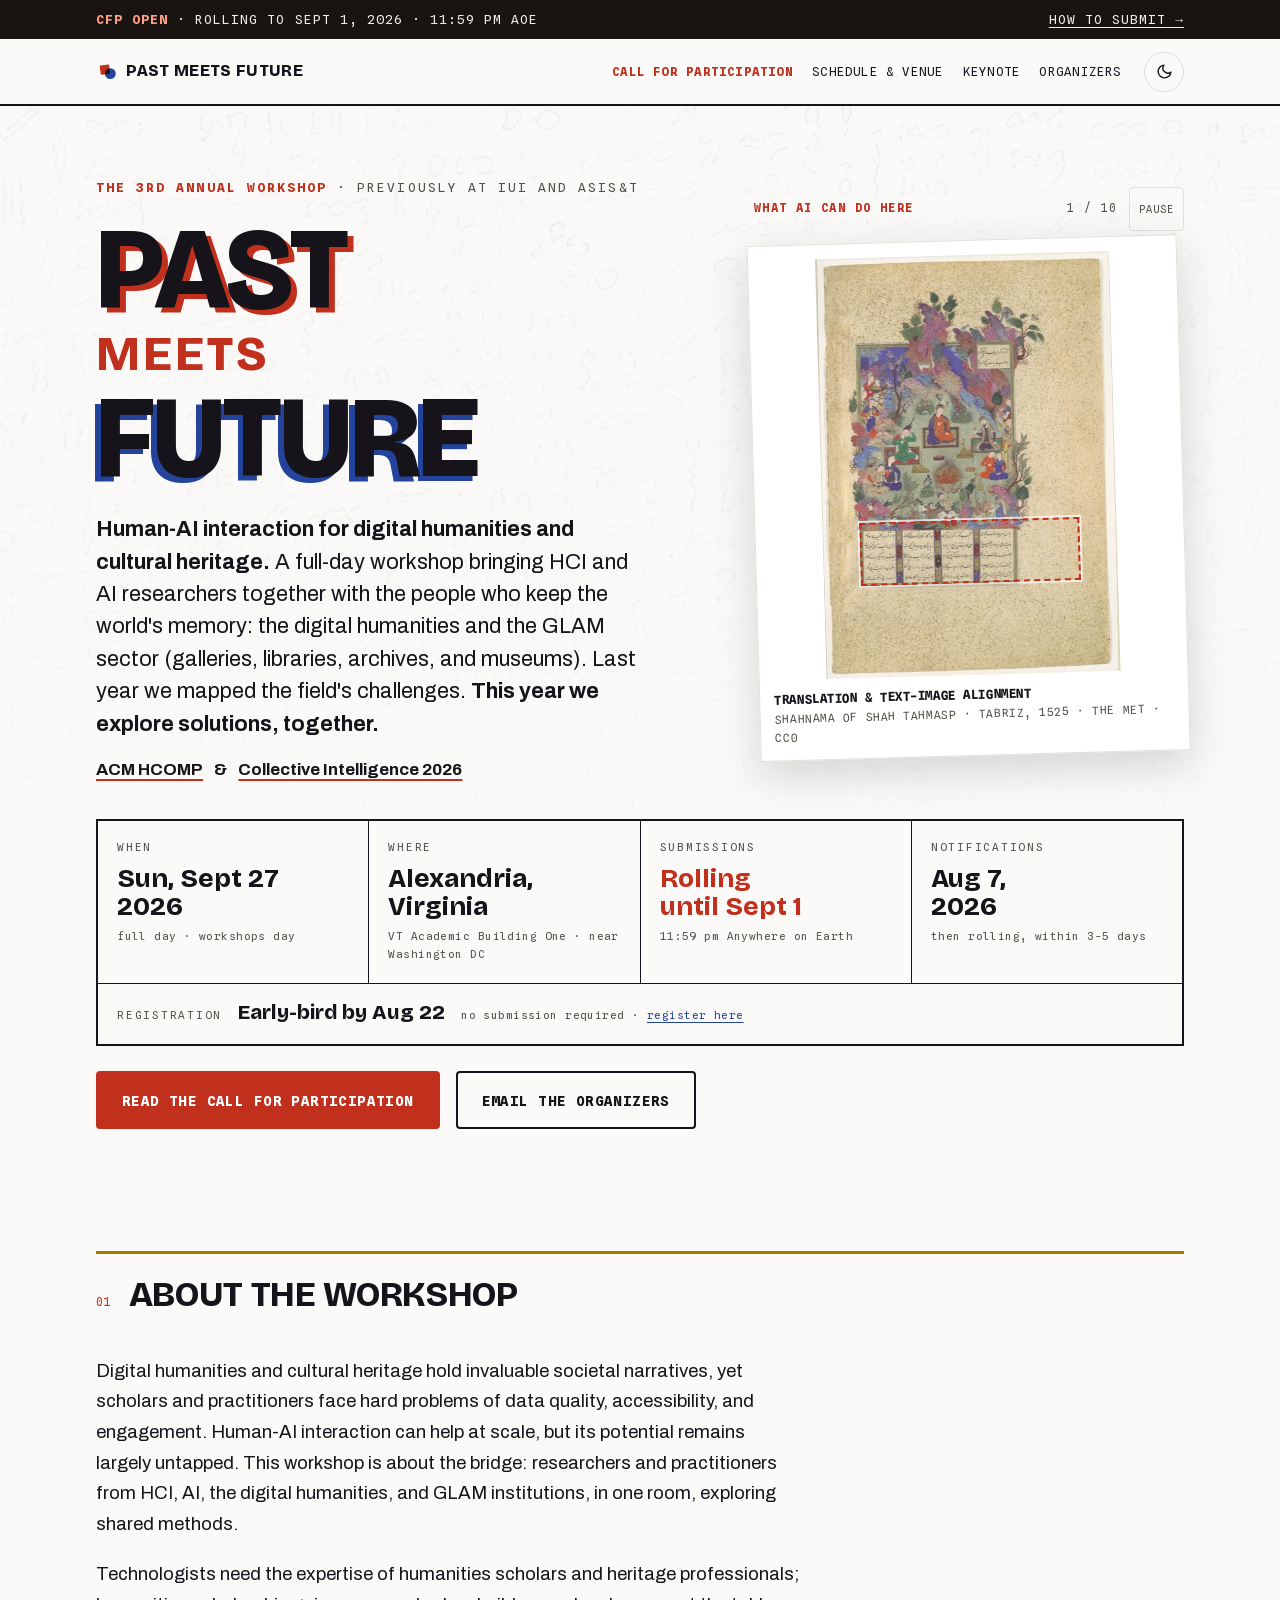
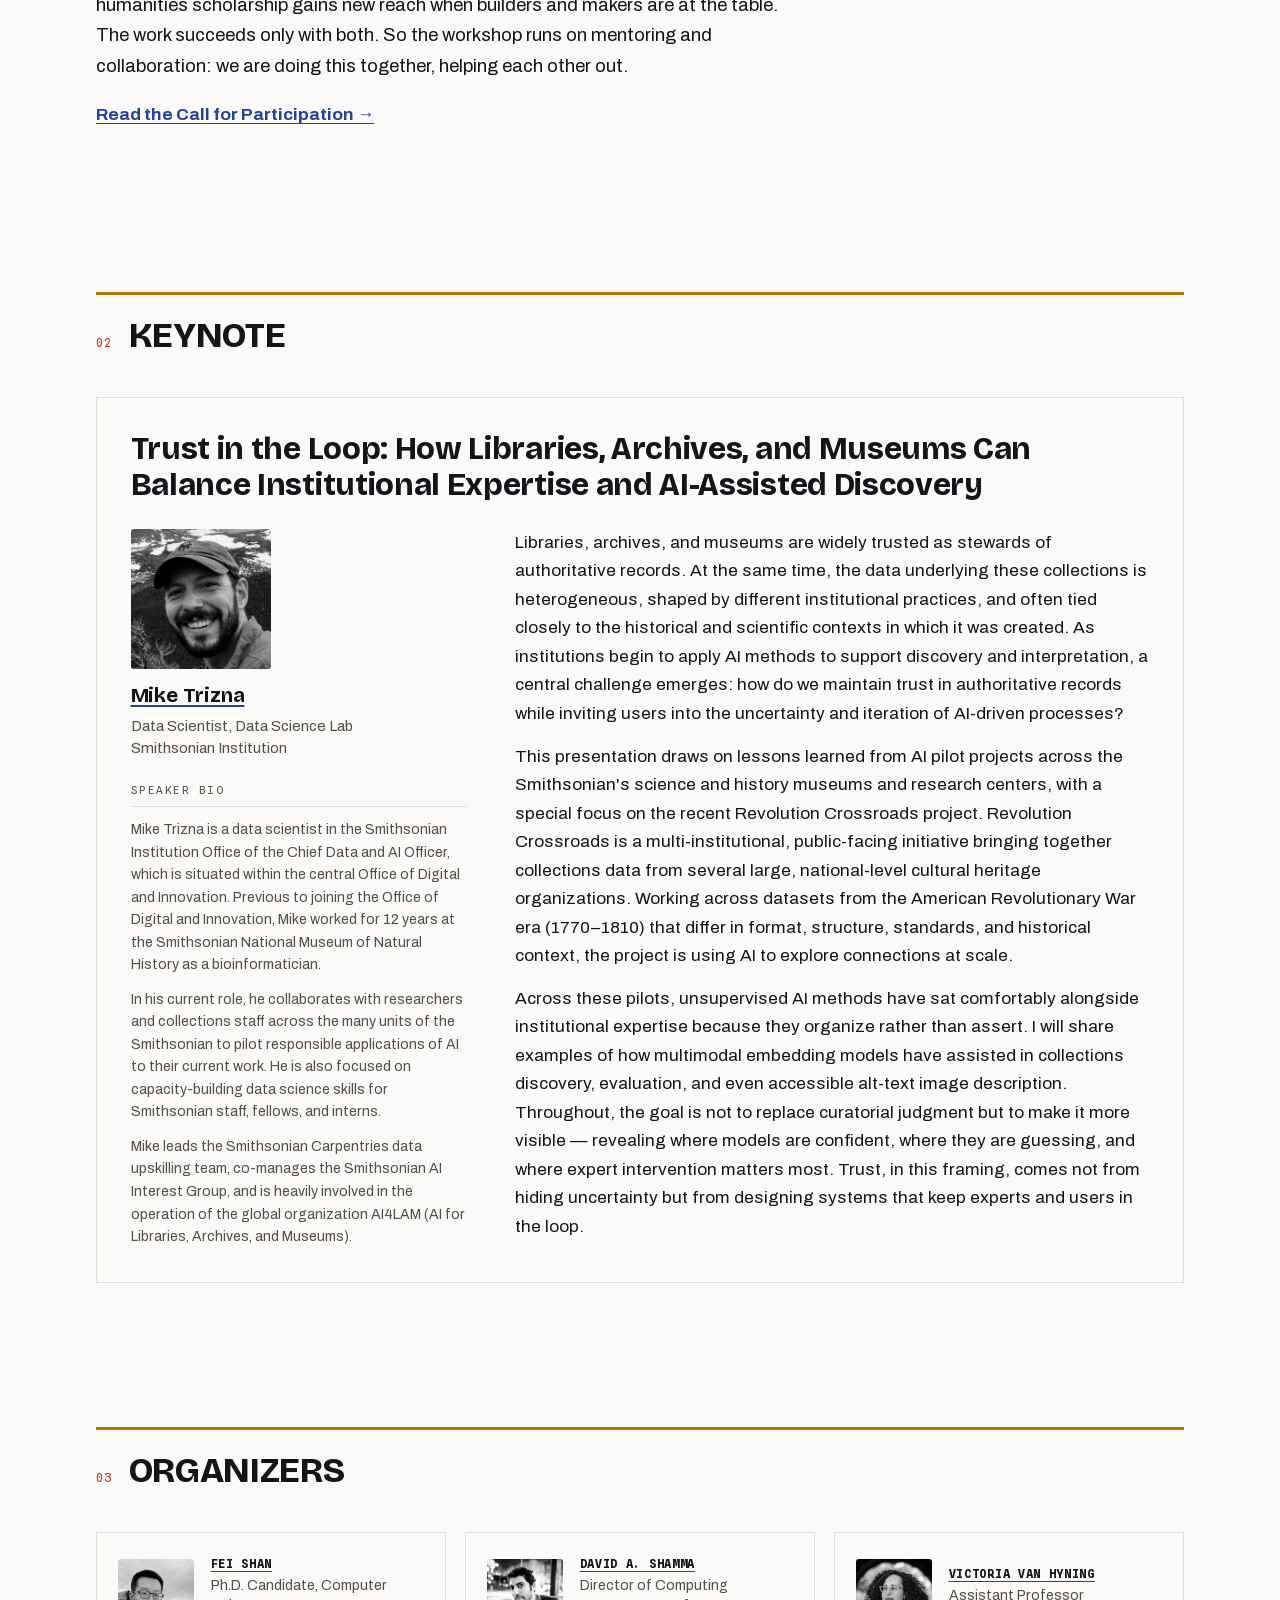
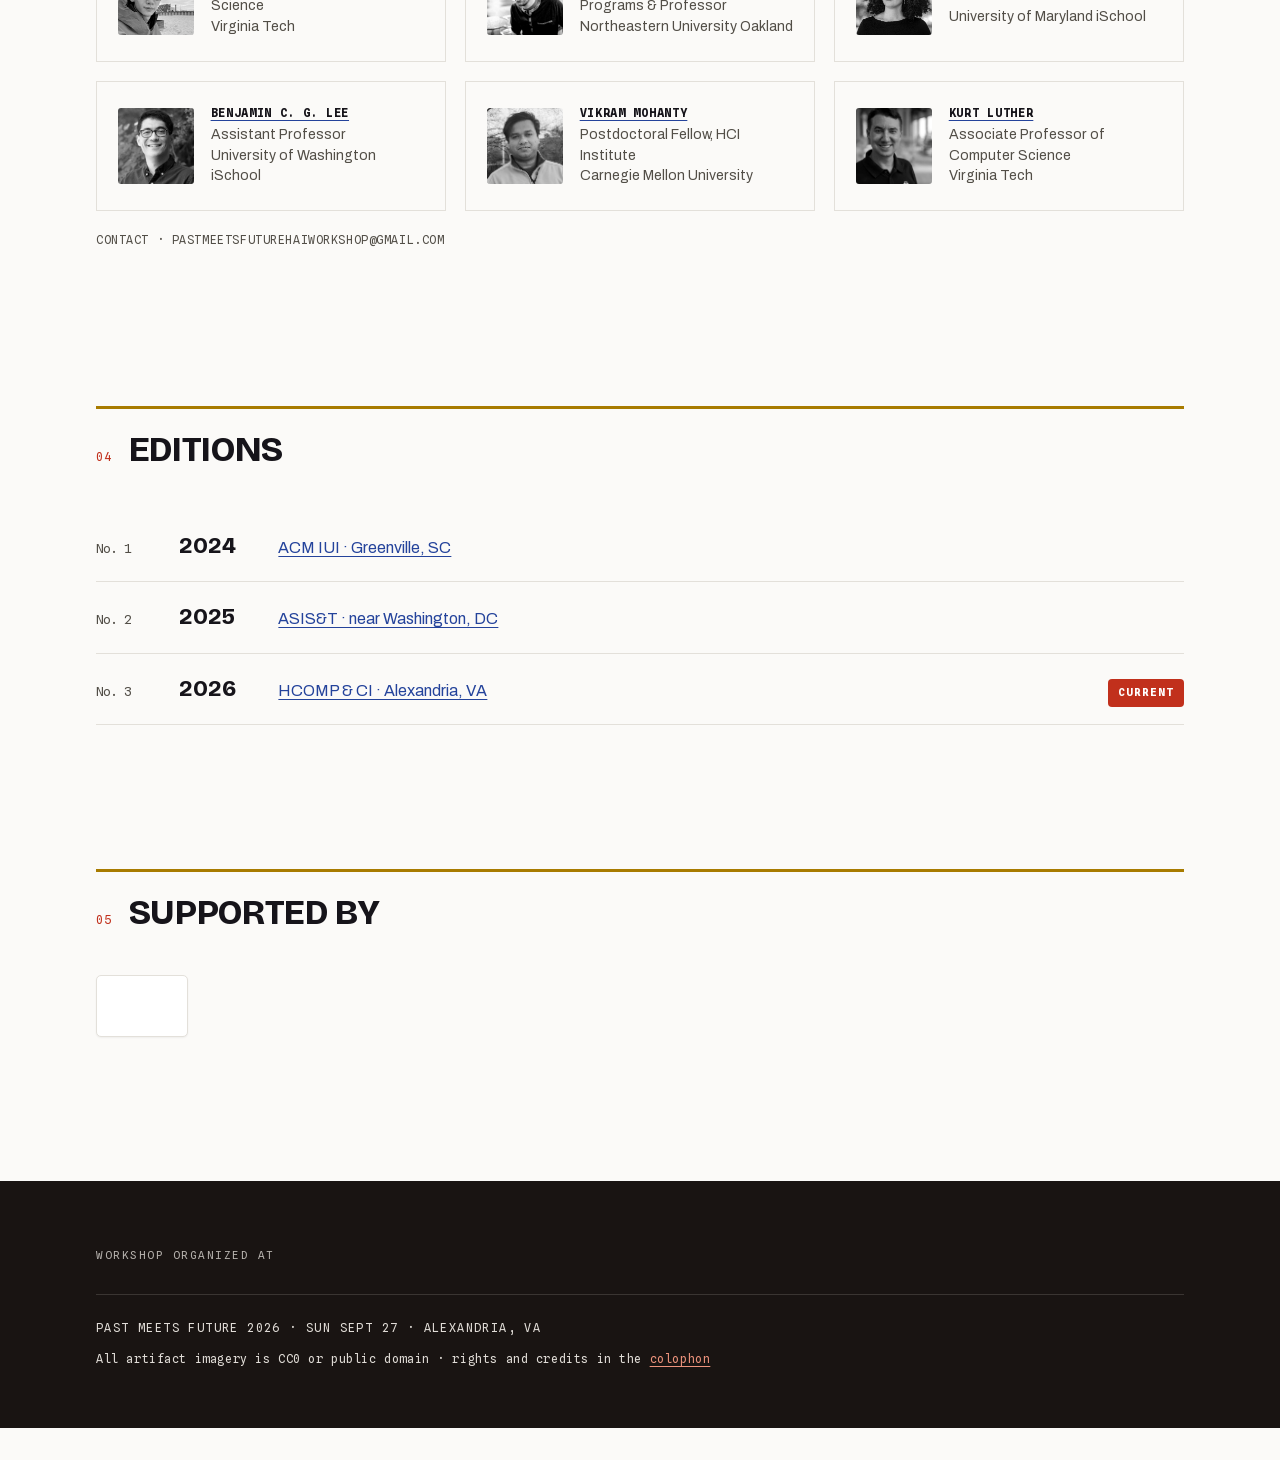
<file: index.html>
<!doctype html>
<html lang="en">
<head>
<meta charset="utf-8">
<title>Past Meets Future · Workshop Series on Human-AI Interaction for Digital Humanities & Cultural Heritage</title>
<meta name="viewport" content="width=device-width, initial-scale=1">
<meta name="description" content="Annual workshop series bringing HCI and AI researchers together with galleries, libraries, archives, museums, and the digital humanities.">
<meta property="og:image" content="https://past-meets-future.github.io/2026/assets/img/og.jpg?v=2">
<meta property="og:image:width" content="1200">
<meta property="og:image:height" content="630">
<meta name="twitter:card" content="summary_large_image">
<meta http-equiv="refresh" content="0; url=/2026/">
<link rel="canonical" href="/2026/">
<link rel="icon" href="/shared/brand/favicon.svg?v=2" type="image/svg+xml">
<link rel="apple-touch-icon" href="/shared/brand/apple-touch-icon.png?v=2">
<style>body{font-family:Archivo,Helvetica,Arial,sans-serif;margin:4rem auto;max-width:38rem;padding:0 1.5rem;color:#16141A}a{color:#24439B}</style>
</head>
<body>
<p><strong>Past Meets Future</strong>: redirecting to the <a href="/2026/">2026 edition</a>.</p>
<p>Past editions: <a href="https://sites.google.com/view/past-meets-future-2024/home" target="_blank" rel="noopener">2024 · ACM IUI</a> · <a href="https://sites.google.com/view/past-meets-future-2025/home" target="_blank" rel="noopener">2025 · ASIS&amp;T</a></p>
</body>
</html>
</file>
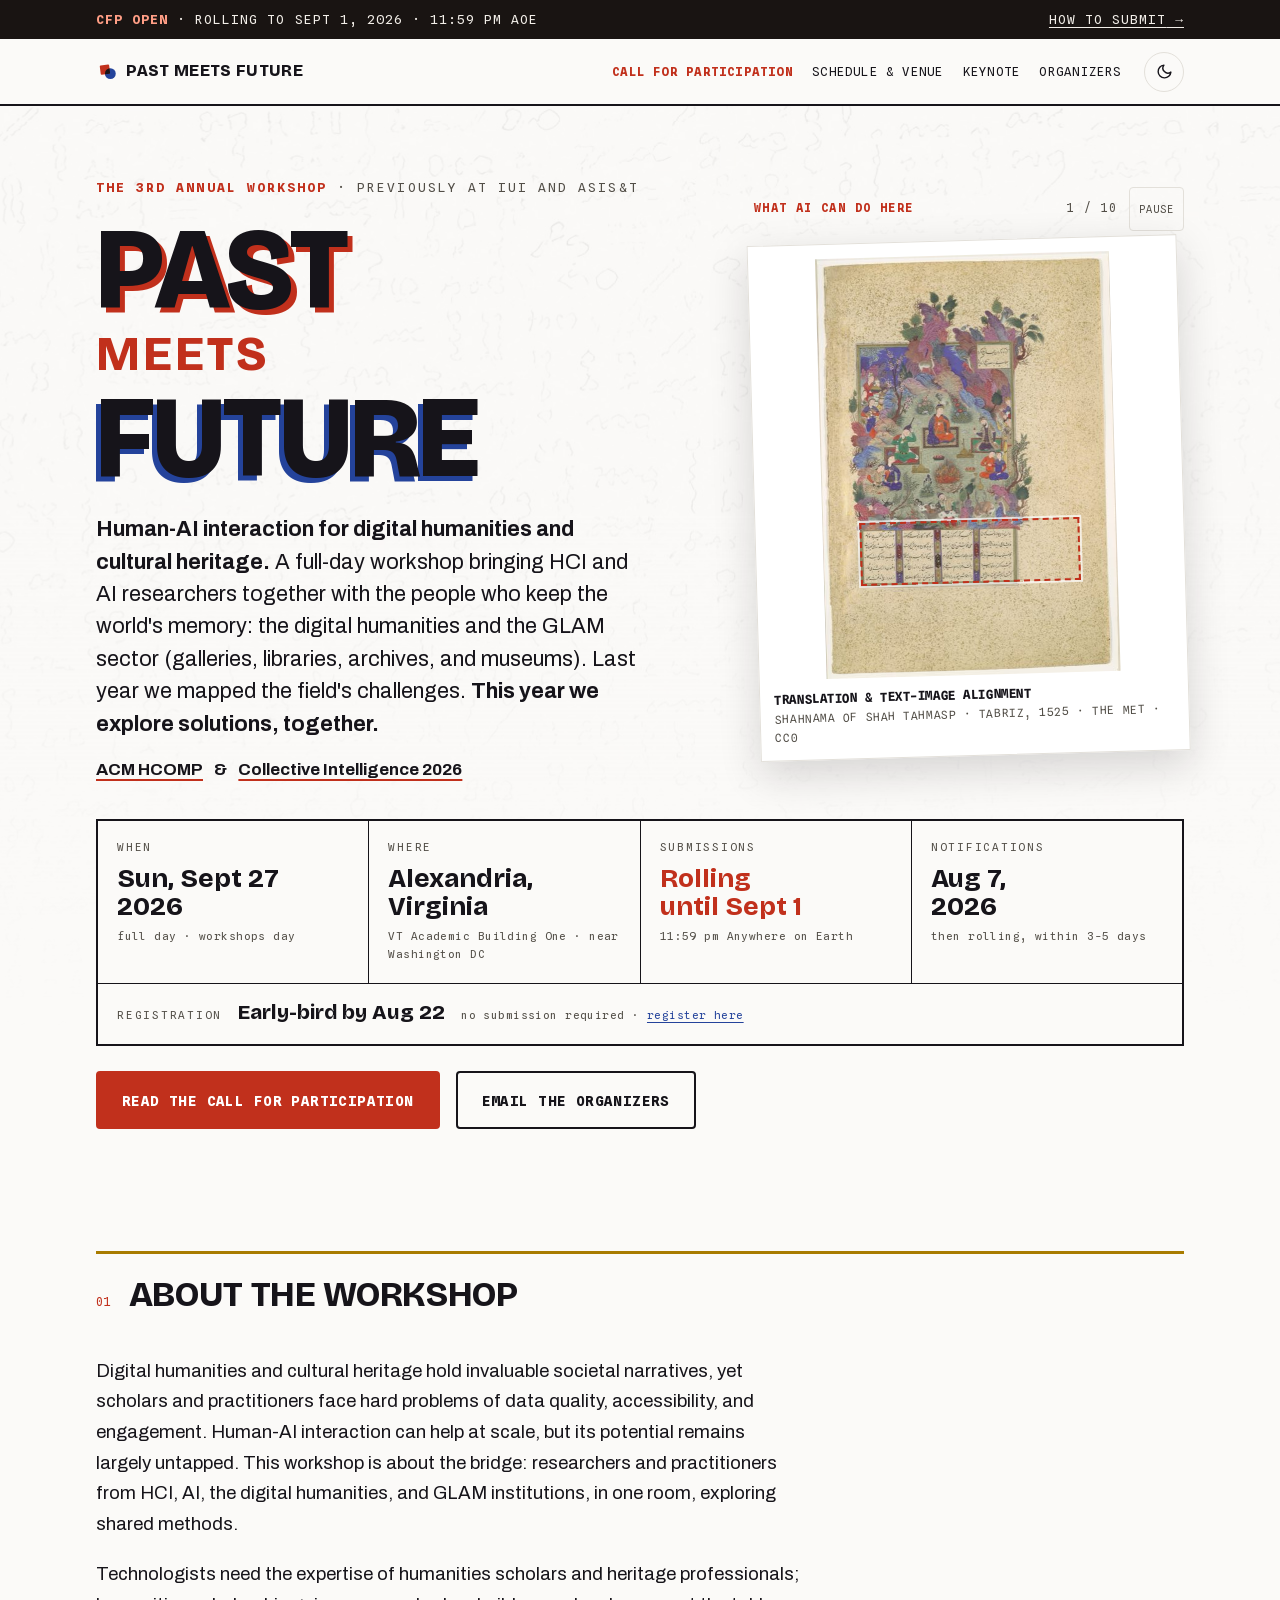
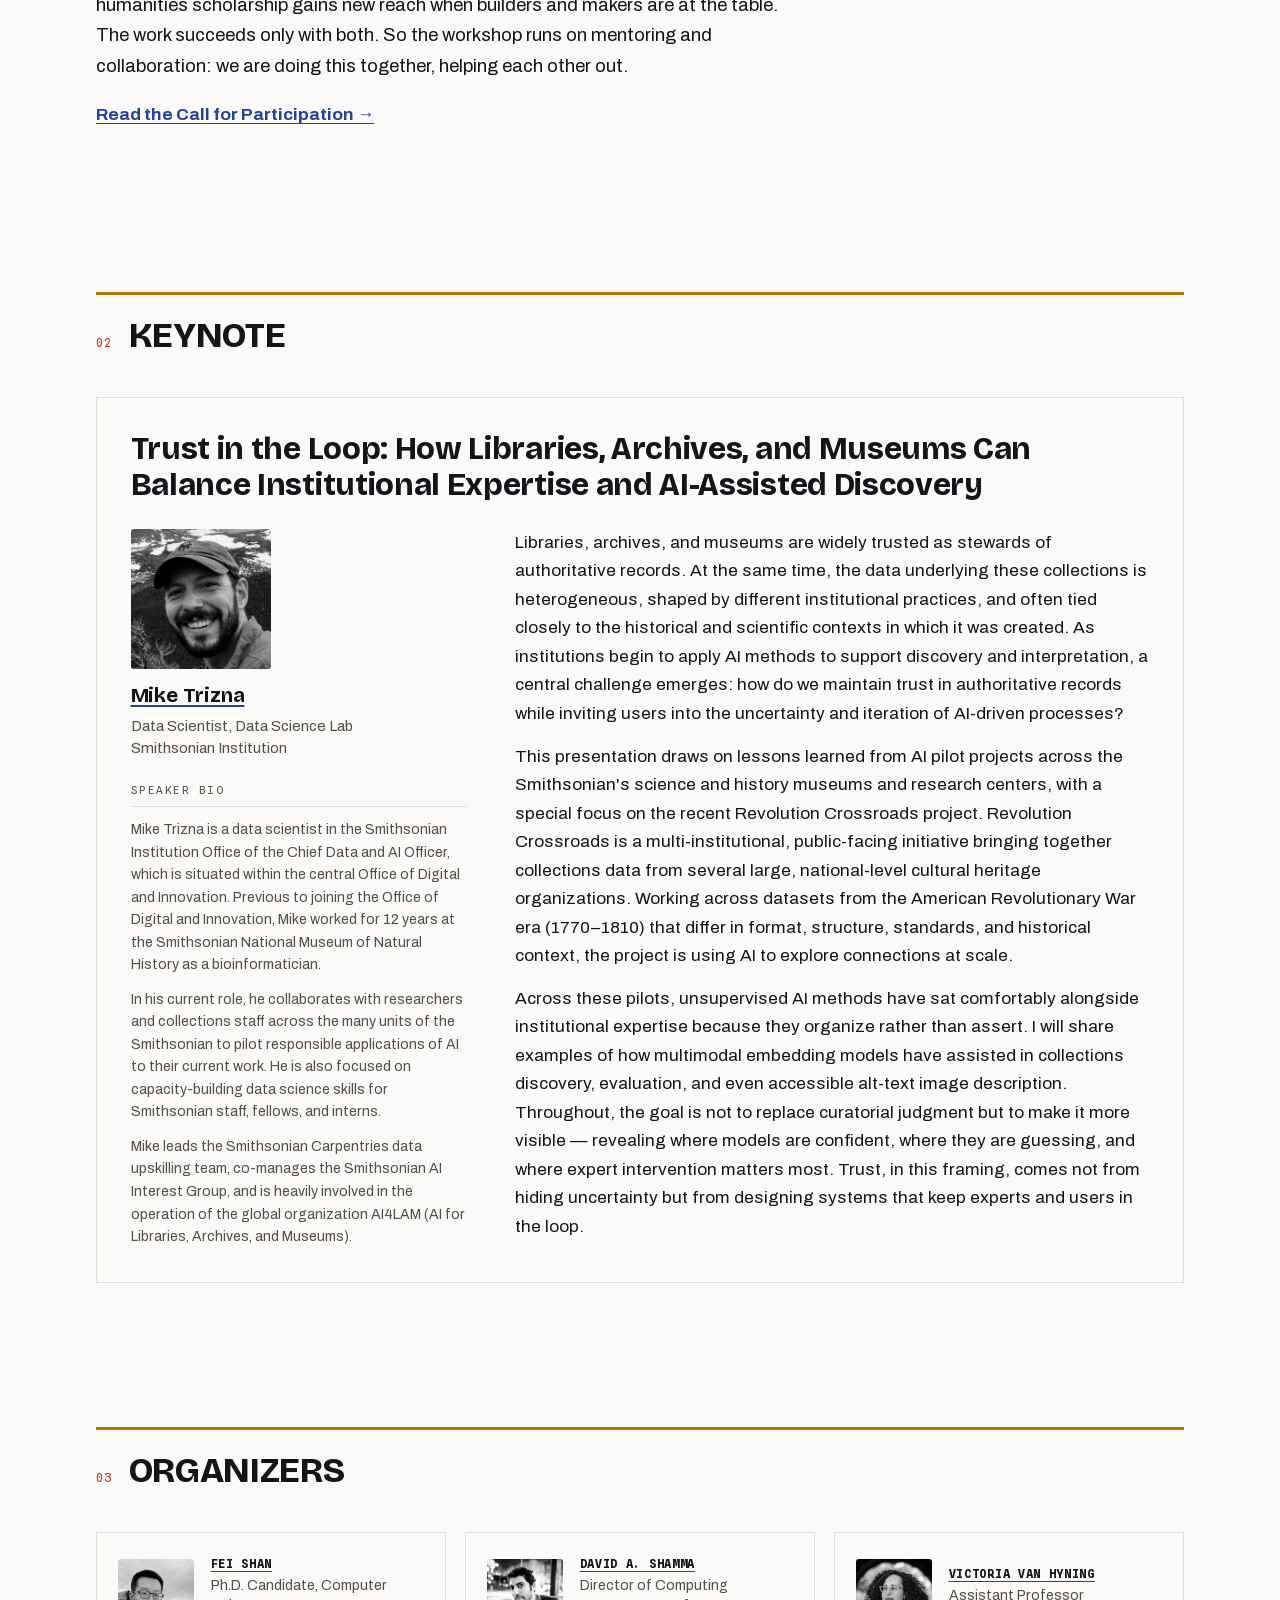
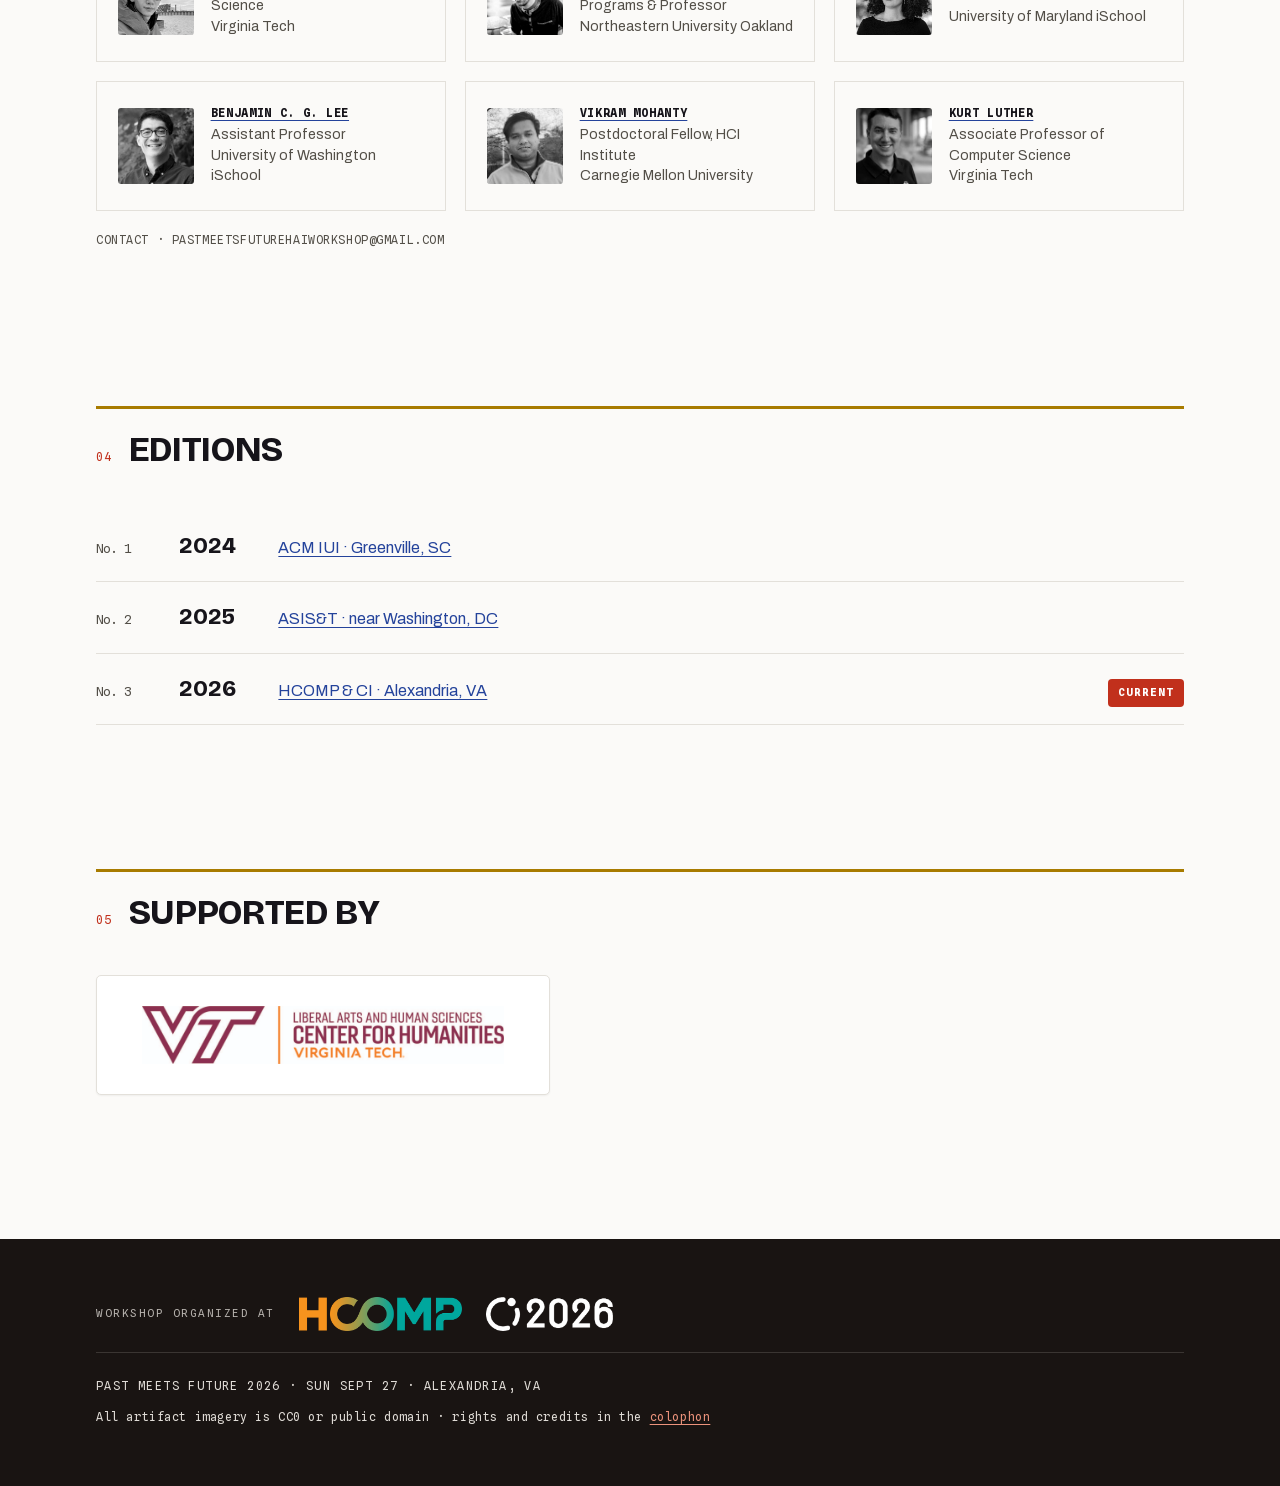
<file: 2026/index.html>
<!doctype html>
<html lang="en">
<head>
<meta charset="utf-8">
<title>Past Meets Future 2026 · 3rd Workshop on Human-AI Interaction for Digital Humanities & Cultural Heritage</title>
<meta name="viewport" content="width=device-width, initial-scale=1">
<meta name="description" content="Full-day workshop at ACM HCOMP &amp; Collective Intelligence 2026 · Sunday, Sept 27, 2026, Alexandria, VA. Submissions open on a rolling basis through Sept 1.">
<link rel="stylesheet" href="assets/css/site.css?v=33">
<link rel="icon" href="/shared/brand/favicon.svg?v=2" type="image/svg+xml">
<link rel="apple-touch-icon" href="/shared/brand/apple-touch-icon.png?v=2">
<meta property="og:title" content="Past Meets Future 2026: Human-AI Interaction for Digital Humanities & Cultural Heritage">
<meta property="og:description" content="Sun Sept 27, 2026 · Alexandria, VA · at ACM HCOMP &amp; CI 2026 · submissions open on a rolling basis through Sept 1 (AoE). 3rd annual edition: exploring solutions to the field's challenges, together.">
<meta property="og:type" content="website">
<meta property="og:image" content="https://past-meets-future.github.io/2026/assets/img/og.jpg?v=2">
<meta property="og:image:width" content="1200">
<meta property="og:image:height" content="630">
<meta name="twitter:card" content="summary_large_image">
<script>try{var t=localStorage.getItem('pmf-theme');if(t==='light'||t==='dark')document.documentElement.setAttribute('data-theme',t)}catch(e){}document.documentElement.classList.add('js')</script>
</head>
<body>
<a class="skip" href="#main" style="position:absolute;left:-9999px;top:0;background:var(--bg);color:var(--ink);padding:.6rem 1.1rem;z-index:99;font-family:var(--mono);font-size:.8rem" onfocus="this.style.left='1rem';this.style.top='1rem'" onblur="this.style.left='-9999px'">Skip to content</a>
<div class="bar" role="note">
  <div class="wrap">
    <span><b>CFP open</b> · rolling to Sept 1<span class="dsk">, 2026 · 11:59 pm AoE</span><span class="mob"> · AoE</span></span>
    <a href="cfp/"><span class="dsk">How to submit</span><span class="mob">Submit</span> →</a>
  </div>
</div>

<nav class="site" aria-label="Site">
  <div class="wrap">
    <a class="nav-mark" href="">
      <svg class="mk-ico" viewBox="0 0 64 64" aria-hidden="true"><circle cx="41" cy="39" r="15.5" fill="var(--lapis)"/><rect x="12" y="14" width="27" height="27" rx="3" transform="rotate(-7 25.5 27.5)" fill="var(--verm)"/><clipPath id="mknav"><rect x="12" y="14" width="27" height="27" rx="3" transform="rotate(-7 25.5 27.5)"/></clipPath><circle cx="41" cy="39" r="15.5" fill="var(--ink)" clip-path="url(#mknav)"/></svg>
      Past Meets Future
    </a>
    <ul id="navLinks">
      <li><a href="cfp/" class="cta">Call for Participation</a></li>
      <li><a href="attend/">Schedule &amp; Venue</a></li>
      <li><a href="#keynote">Keynote</a></li>
      <li><a href="#organizers">Organizers</a></li>
      </ul>
    <button class="theme-btn" id="themeBtn" aria-label="Switch color theme">
        <svg class="ico-moon" width="17" height="17" viewBox="0 0 24 24" fill="none" stroke="currentColor" stroke-width="2" stroke-linecap="round" stroke-linejoin="round" aria-hidden="true"><path d="M21 12.8A9 9 0 1 1 11.2 3 7 7 0 0 0 21 12.8z"/></svg>
        <svg class="ico-sun" width="17" height="17" viewBox="0 0 24 24" fill="none" stroke="currentColor" stroke-width="2" stroke-linecap="round" aria-hidden="true"><circle cx="12" cy="12" r="4.4"/><path d="M12 1.5v2.8M12 19.7v2.8M1.5 12h2.8M19.7 12h2.8M4.6 4.6l2 2M17.4 17.4l2 2M19.4 4.6l-2 2M6.6 17.4l-2 2"/></svg>
      </button>
    <button class="nav-burger" id="navBtn" aria-expanded="false" aria-controls="navLinks" aria-label="Open menu">
      <svg class="ico-burger" width="18" height="18" viewBox="0 0 24 24" fill="none" stroke="currentColor" stroke-width="2.2" stroke-linecap="round" aria-hidden="true"><path d="M3.5 6h17M3.5 12h17M3.5 18h17"/></svg>
      <svg class="ico-close" width="18" height="18" viewBox="0 0 24 24" fill="none" stroke="currentColor" stroke-width="2.2" stroke-linecap="round" aria-hidden="true"><path d="M5 5l14 14M19 5L5 19"/></svg>
    </button>
  </div>
</nav>
<main id="main">
<header class="hero" id="top">
  <div class="hero-bg" aria-hidden="true"></div>
  <div class="wrap">
    <div class="hero-top">
    <div>
    <p class="kicker"><b class="k3">The 3rd Annual Workshop</b> · <span style="white-space:nowrap">previously at IUI and ASIS&amp;T</span></p>
    <h1 class="word">
      <span class="w-past">Past</span>
      <span class="w-meets">Meets</span>
      <span class="w-fut">Future</span>
    </h1>
    <p class="hero-sub"><b>Human-AI interaction for <span style="white-space:nowrap">digital humanities</span> and cultural heritage.</b> A full-day workshop bringing HCI and AI researchers together with the people who keep the world's memory: the digital humanities and the GLAM sector (galleries, libraries, archives, and museums). Last year we mapped the field's challenges. <b>This year we explore solutions, together.</b></p>
    <div class="venueline">
      <a href="https://hcomp.acm.org/2026/" target="_blank" rel="noopener">ACM HCOMP</a> &amp; <a href="https://ci.acm.org/2026/" target="_blank" rel="noopener">Collective Intelligence 2026</a>
    </div>

    </div>
    <aside class="hero-plate" aria-label="Works from the collection, each with its machine reading">
      <div class="hp-head">
        <span class="hp-lbl">What AI can do here</span>
        <span class="hp-ctl2"><span id="hpcnt">1 / 10</span><button class="hp-btn" id="hppause" aria-pressed="false">Pause</button></span>
      </div>
      <div class="hp-stage">
      <figure class="hp-slide on" id="hp1">
        <div class="hp-im"><div class="hp-in">
          <img src="assets/img/shahnama.jpg" width="476" height="680" fetchpriority="high" alt="'The Feast of Sada' folio from the Shahnama of Shah Tahmasp: a courtly feast framed by Persian verse.">
          <i class="sbx dash" style="left:12.5%;top:63%;width:75%;height:15%"></i>
        </div></div>
        <figcaption><b>Translation & text-image alignment</b><br>Shahnama of Shah Tahmasp · Tabriz, 1525 · The Met · CC0</figcaption>
      </figure>
      <figure class="hp-slide" id="hp2" aria-hidden="true">
        <div class="hp-im"><div class="hp-in">
          <img src="assets/img/great-wave-met.jpg" width="680" height="457" loading="lazy" alt="Hokusai's Great Wave off Kanagawa woodblock print.">
          <i class="sbx" style="left:3.5%;top:4%;width:11%;height:23%"></i>
        </div></div>
        <figcaption><b>Collection discovery</b><br>Under the Wave off Kanagawa · Japan, ca. 1830 · The Met · CC0</figcaption>
      </figure>
      <figure class="hp-slide" id="hp3" aria-hidden="true">
        <div class="hp-im"><div class="hp-in">
          <img src="assets/img/tribune-1906.jpg" width="487" height="680" loading="lazy" alt="1906 New-York Tribune front page with machine-detected headline and photo regions outlined.">
          <i class="sbx" style="left:3%;top:9.2%;width:93%;height:3.6%"></i><i class="sbx blue" style="left:3%;top:13.6%;width:22.5%;height:12%"></i>
        </div></div>
        <figcaption><b>OCR & layout analysis</b><br>New-York Tribune, 1906 · Library of Congress · PD</figcaption>
      </figure>
      <figure class="hp-slide" id="hp4" aria-hidden="true">
        <div class="hp-im"><div class="hp-in">
          <img src="assets/img/night-shining-white.jpg" width="680" height="510" loading="lazy" alt="Tang dynasty handscroll of Night-Shining White covered in red collector seals, seal clusters outlined.">
          <i class="sbx" style="left:12%;top:42%;width:13%;height:23%"></i><i class="sbx" style="left:84%;top:3%;width:14%;height:23%"></i>
        </div></div>
        <figcaption><b>Provenance & period dating</b><br>Night-Shining White · China, ca. 750 · The Met · CC0</figcaption>
      </figure>
      <figure class="hp-slide" id="hp5" aria-hidden="true">
        <div class="hp-im"><div class="hp-in">
          <img src="assets/img/papyrus.jpg" width="720" height="534" loading="lazy" alt="Book of the Dead papyrus with hieroglyphic text columns and the weighing-of-the-heart vignette outlined.">
          <i class="sbx" style="left:36%;top:33%;width:19%;height:14%"></i><i class="sbx dash blue" style="left:26%;top:42%;width:36%;height:46%"></i>
        </div></div>
        <figcaption><b>Hieroglyph decipherment</b><br>Book of the Dead of Nauny · Egypt, ca. 1050 BCE · The Met · CC0</figcaption>
      </figure>
      <figure class="hp-slide" id="hp6" aria-hidden="true">
        <div class="hp-im"><div class="hp-in">
          <img src="assets/img/huexotzinco.jpg" width="680" height="536" loading="lazy" alt="Huexotzinco Codex sheet with tribute pictograph regions outlined.">
          <i class="sbx" style="left:76%;top:21%;width:21%;height:33%"></i><i class="sbx blue" style="left:2.5%;top:26%;width:42%;height:25%"></i>
        </div></div>
        <figcaption><b>Pictograph & glyph reading</b><br>Huexotzinco Codex · Mexico, 1531 · Library of Congress · PD</figcaption>
      </figure>
      <figure class="hp-slide" id="hp7" aria-hidden="true">
        <div class="hp-im"><div class="hp-in">
          <img src="assets/img/wari-tunic.jpg" width="643" height="680" loading="lazy" alt="Wari tapestry tunic with a motif band outlined and five computed palette swatches.">
          <i class="sbx dash" style="left:59%;top:7%;width:19%;height:85%"></i><span class="ssw" style="left:6%;bottom:6%"><i style="background:#AA732F"></i><i style="background:#B45153"></i><i style="background:#573523"></i><i style="background:#C5AD8F"></i><i style="background:#6D6656"></i></span>
        </div></div>
        <figcaption><b>Pattern analysis & computed palette</b><br>Tapestry tunic · Wari, Andes, 7th-9th c. · The Met · CC0</figcaption>
      </figure>
      <figure class="hp-slide" id="hp8" aria-hidden="true">
        <div class="hp-im"><div class="hp-in">
          <img src="assets/img/cosmic-buddha.jpg" width="680" height="677" loading="lazy" alt="Smithsonian 3D laser scan of the Cosmic Buddha with relief field outlined.">
          <i class="sbx" style="left:32%;top:18%;width:36%;height:55%"></i>
        </div></div>
        <figcaption><b>3D scanning · AR / VR access</b><br>Cosmic Buddha · China, 550-77 · Smithsonian · CC0 · 3d.si.edu</figcaption>
      </figure>
      <figure class="hp-slide" id="hp9" aria-hidden="true">
        <div class="hp-im"><div class="hp-in">
          <img src="assets/img/company-e.jpg" width="680" height="545" loading="lazy" alt="Company E of the 4th U.S. Colored Infantry standing in ranks at Fort Lincoln, between 1863 and 1866, with machine-detected face and insignia regions outlined.">
          <i class="sbx" style="left:43.7%;top:43.9%;width:4.4%;height:7.2%"></i>
          <i class="sbx blue" style="left:12.2%;top:49.4%;width:4.8%;height:8.6%"></i>
          <i class="sbx dash blue" style="left:29%;top:2%;width:44%;height:5.6%"></i>
        </div></div>
        <figcaption><b>Face recognition &amp; person identification</b><br>Company E, 4th U.S. Colored Infantry, 1863-66 · Library of Congress · PD · overlay illustrative</figcaption>
      </figure>
      <figure class="hp-slide" id="hp10" aria-hidden="true">
        <div class="hp-im"><div class="hp-in">
          <img src="assets/img/studio-backdrop.jpg" width="680" height="545" loading="lazy" alt="Hand-colored tintype of two unidentified Union soldiers seated before a painted studio backdrop of a military camp; the backdrop scenery is outlined, not the faces.">
          <i class="sbx" style="left:16%;top:28%;width:14%;height:50%"></i>
          <i class="sbx dash blue" style="left:71%;top:22%;width:16%;height:32%"></i>
        </div></div>
        <figcaption><b>Photographer attribution · via studio backdrops</b><br>Two unidentified soldiers · Liljenquist Collection, Library of Congress · PD</figcaption>
      </figure>
      
      </div>
    </aside>
  </div>
    <div class="facts">
      <div class="fact"><span class="fl">When</span><span class="fv">Sun, Sept 27<br>2026</span><span class="fn">full day · workshops day</span></div>
      <div class="fact"><span class="fl">Where</span><span class="fv">Alexandria,<br>Virginia</span><span class="fn">VT Academic Building One · near Washington DC</span></div>
      <div class="fact hot"><span class="fl">Submissions</span><span class="fv">Rolling<br>until Sept 1</span><span class="fn">11:59 pm Anywhere on Earth</span></div>
      <div class="fact"><span class="fl">Notifications</span><span class="fv">Aug 7,<br>2026</span><span class="fn">then rolling, within 3-5 days</span></div>
      <div class="fact wide"><span class="fl">Registration</span><span class="fv">Early-bird by Aug 22</span><span class="fn">no submission required · <a href="https://ci.acm.org/2026/registration.html" target="_blank" rel="noopener">register here</a></span></div>
    </div>
    <div class="ctarow">
      <a class="btn p" href="cfp/">Read the Call for Participation</a>
      <a class="btn s" href="mailto:pastmeetsfuturehaiworkshop@gmail.com">Email the organizers</a>
    </div>
  </div>
</header>
<section class="s" id="about">
  <div class="wrap">
    <div class="shead"><span class="no">01</span><h2>About the Workshop</h2></div>
    <p class="lead prose" style="font-size:1.16rem">Digital humanities and cultural heritage hold invaluable societal narratives, yet scholars and practitioners face hard problems of data quality, accessibility, and engagement. Human-AI interaction can help at scale, but its potential remains largely untapped. This workshop is about the bridge: researchers and practitioners from HCI, AI, the digital humanities, and GLAM institutions, in one room, exploring shared methods.</p>
    <p class="prose" style="font-size:1.16rem">Technologists need the expertise of humanities scholars and heritage professionals; humanities scholarship gains new reach when builders and makers are at the table. The work succeeds only with both. So the workshop runs on mentoring and collaboration: we are doing this together, helping each other out.</p>
    <p><a href="cfp/"><b>Read the Call for Participation →</b></a></p>

  </div>
</section>

<section class="s" id="keynote">
  <div class="wrap">
    <div class="shead"><span class="no">02</span><h2>Keynote</h2></div>
    <div class="keynote">
      <h3 class="kn-title">Trust in the Loop: How Libraries, Archives, and Museums Can Balance Institutional Expertise and AI-Assisted Discovery</h3>
      <div class="kn-body">
        <div class="kn-who">
          <img class="kn-photo" src="assets/img/keynote/trizna.jpg" width="140" height="140" loading="lazy" alt="Portrait of Mike Trizna">
          <div class="kn-name"><a href="https://datascience.si.edu/people/mike-trizna" target="_blank" rel="noopener">Mike Trizna</a></div>
          <div class="kn-role">Data Scientist, Data Science Lab<br>Smithsonian Institution</div>
        </div>
        <div class="kn-abstract">
          <p>Libraries, archives, and museums are widely trusted as stewards of authoritative records. At the same time, the data underlying these collections is heterogeneous, shaped by different institutional practices, and often tied closely to the historical and scientific contexts in which it was created. As institutions begin to apply AI methods to support discovery and interpretation, a central challenge emerges: how do we maintain trust in authoritative records while inviting users into the uncertainty and iteration of AI-driven processes?</p>
          <p>This presentation draws on lessons learned from AI pilot projects across the Smithsonian's science and history museums and research centers, with a special focus on the recent Revolution Crossroads project. Revolution Crossroads is a multi-institutional, public-facing initiative bringing together collections data from several large, national-level cultural heritage organizations. Working across datasets from the American Revolutionary War era (1770–1810) that differ in format, structure, standards, and historical context, the project is using AI to explore connections at scale.</p>
          <p>Across these pilots, unsupervised AI methods have sat comfortably alongside institutional expertise because they organize rather than assert. I will share examples of how multimodal embedding models have assisted in collections discovery, evaluation, and even accessible alt-text image description. Throughout, the goal is not to replace curatorial judgment but to make it more visible — revealing where models are confident, where they are guessing, and where expert intervention matters most. Trust, in this framing, comes not from hiding uncertainty but from designing systems that keep experts and users in the loop.</p>
        </div>
        <div class="kn-bio">
          <div class="kn-lbl">Speaker bio</div>
          <p>Mike Trizna is a data scientist in the Smithsonian Institution Office of the Chief Data and AI Officer, which is situated within the central Office of Digital and Innovation. Previous to joining the Office of Digital and Innovation, Mike worked for 12 years at the Smithsonian National Museum of Natural History as a bioinformatician.</p>
          <p>In his current role, he collaborates with researchers and collections staff across the many units of the Smithsonian to pilot responsible applications of AI to their current work. He is also focused on capacity-building data science skills for Smithsonian staff, fellows, and interns.</p>
          <p>Mike leads the Smithsonian Carpentries data upskilling team, co-manages the Smithsonian AI Interest Group, and is heavily involved in the operation of the global organization AI4LAM (AI for Libraries, Archives, and Museums).</p>
        </div>
      </div>
    </div>
  </div>
</section>

<section class="s" id="organizers">
  <div class="wrap">
    <div class="shead"><span class="no">03</span><h2>Organizers</h2></div>
    <div class="orgs">
      <div class="org"><img class="op" src="assets/img/organizers/shan.jpg" width="300" height="300" loading="lazy" alt="Portrait of Fei Shan"><div><div class="on"><a href="https://fei-shan.github.io/">Fei Shan</a></div><div class="oa">Ph.D. Candidate, Computer Science<br>Virginia Tech</div></div></div>
      <div class="org"><img class="op" src="assets/img/organizers/shamma.jpg" width="460" height="460" loading="lazy" alt="Portrait of David A. Shamma"><div><div class="on"><a href="https://shamur.ai/">David A. Shamma</a></div><div class="oa">Director of Computing Programs &amp; Professor<br>Northeastern University Oakland</div></div></div>
      <div class="org"><img class="op" src="assets/img/organizers/vanhyning.jpg" width="300" height="300" loading="lazy" alt="Portrait of Victoria Van Hyning"><div><div class="on"><a href="https://vanhyningvictoria.com/">Victoria Van Hyning</a></div><div class="oa">Assistant Professor<br>University of Maryland iSchool</div></div></div>
      <div class="org"><img class="op" src="assets/img/organizers/lee.jpg" width="200" height="200" loading="lazy" alt="Portrait of Benjamin C. G. Lee"><div><div class="on"><a href="https://bcglee.github.io/">Benjamin C. G. Lee</a></div><div class="oa">Assistant Professor<br>University of Washington iSchool</div></div></div>
      <div class="org"><img class="op" src="assets/img/organizers/mohanty.jpg" width="310" height="310" loading="lazy" alt="Portrait of Vikram Mohanty"><div><div class="on"><a href="https://vikrammohanty.com/">Vikram Mohanty</a></div><div class="oa">Postdoctoral Fellow, HCI Institute<br>Carnegie Mellon University</div></div></div>
      <div class="org"><img class="op" src="assets/img/organizers/luther.jpg" width="333" height="333" loading="lazy" alt="Portrait of Kurt Luther"><div><div class="on"><a href="https://crowd.cs.vt.edu/kurt-luther/">Kurt Luther</a></div><div class="oa">Associate Professor of Computer Science<br>Virginia Tech</div></div></div>
    </div>
    <p style="font-family:var(--mono);font-size:.72rem;color:var(--mut);margin-top:1.2rem;letter-spacing:.05em">CONTACT · PASTMEETSFUTUREHAIWORKSHOP@GMAIL.COM</p>
  </section>
<section class="s" id="editions">
  <div class="wrap">
    <div class="shead"><span class="no">04</span><h2>Editions</h2></div>
    <div class="ed-row"><span class="no">No. 1</span><span class="yr">2024</span><span class="what"><a href="https://sites.google.com/view/past-meets-future-2024/home" target="_blank" rel="noopener">ACM IUI · Greenville, SC</a></span><span class="tag"></span></div>
    <div class="ed-row"><span class="no">No. 2</span><span class="yr">2025</span><span class="what"><a href="https://sites.google.com/view/past-meets-future-2025/home" target="_blank" rel="noopener">ASIS&amp;T · near Washington, DC</a></span><span class="tag"></span></div>
    <div class="ed-row"><span class="no">No. 3</span><span class="yr">2026</span><span class="what"><a href="#top">HCOMP &amp; CI · Alexandria, VA</a></span><span class="tag"><span class="seal">Current</span></span></div>
  </div>
  </div>
</section>
<section class="s" id="supporters">
  <div class="wrap">
    <div class="shead"><span class="no">05</span><h2>Supported By</h2></div>
    <div class="supports">
      <a class="support-plate" href="https://liberalarts.vt.edu/research-centers/center-for-humanities.html" target="_blank" rel="noopener">
        <img src="assets/img/sponsors/CenterForHumanities_horizontal_CMYK.jpg" width="1724" height="276" loading="lazy" alt="Virginia Tech College of Liberal Arts and Human Sciences, Center for Humanities">
      </a>
    </div>
  </div>
</section>
</main>
<footer class="colo">
  <div class="wrap">
    <div class="f-orgs">
      <span class="f-orgs-lbl">Workshop organized at</span>
      <a href="https://hcomp.acm.org/2026/" target="_blank" rel="noopener" aria-label="ACM HCOMP 2026"><img class="f-logo" src="assets/img/sponsors/hcomp-2026.png" width="600" height="125" loading="lazy" alt="ACM HCOMP 2026"></a>
      <a href="https://ci.acm.org/2026/" target="_blank" rel="noopener" aria-label="ACM Collective Intelligence 2026"><img class="f-logo cimono" src="assets/img/sponsors/ci-2026.png" width="420" height="113" loading="lazy" alt="ACM Collective Intelligence 2026"></a>
    </div>
    <p class="f-id">Past Meets Future 2026 · Sun Sept 27 · Alexandria, VA</p>
    <p class="f-rights">All artifact imagery is CC0 or public domain · rights and credits in the <a href="colophon/">colophon</a></p>
  </div>
</footer>


<script>
(function(){
  var reduce = matchMedia('(prefers-reduced-motion: reduce)').matches;
  var ctl = document.querySelector('.hp-ctl2');
  if (reduce) { if (ctl) ctl.hidden = true; return; }
  var N = 10, cur = 1, timer = null, auto = true;
  var cnt = document.getElementById('hpcnt'), pause = document.getElementById('hppause');
  var aside = document.querySelector('.hero-plate');
  function show(n){ cur = ((n - 1 + N) % N) + 1;
    for (var i = 1; i <= N; i++) { var el=document.getElementById('hp'+i); el.classList.toggle('on', i===cur); el.setAttribute('aria-hidden', i===cur?'false':'true'); }
    cnt.textContent = cur + ' / ' + N; }
  function start(){ auto = true; pause.textContent = 'Pause'; pause.setAttribute('aria-pressed','false');
    if (timer) clearInterval(timer); timer = setInterval(function(){ show(cur + 1); }, 5000); }
  function stop(){ auto = false; pause.textContent = 'Play'; pause.setAttribute('aria-pressed','true');
    if (timer) clearInterval(timer); timer = null; }
  pause.addEventListener('click', function(){ auto ? stop() : start(); });
  start();
})();
</script>
<script>
(function(){var b=document.getElementById('themeBtn');if(!b)return;
function cur(){var t=document.documentElement.getAttribute('data-theme');if(t)return t;return matchMedia('(prefers-color-scheme: dark)').matches?'dark':'light'}
function label(){b.setAttribute('aria-label',cur()==='dark'?'Switch to light theme':'Switch to dark theme')}
b.addEventListener('click',function(){var n=cur()==='dark'?'light':'dark';document.documentElement.setAttribute('data-theme',n);
try{localStorage.setItem('pmf-theme',n)}catch(e){}label()});label()})();
</script>
<script>
(function(){var b=document.getElementById('navBtn'),n=document.querySelector('nav.site');if(!b||!n)return;
function set(o){b.setAttribute('aria-expanded',o?'true':'false');b.setAttribute('aria-label',o?'Close menu':'Open menu')}
b.addEventListener('click',function(){set(n.classList.toggle('open'))});
n.querySelectorAll('ul a').forEach(function(a){a.addEventListener('click',function(){n.classList.remove('open');set(false)})});
})();
</script>
</body>
</html>
</file>
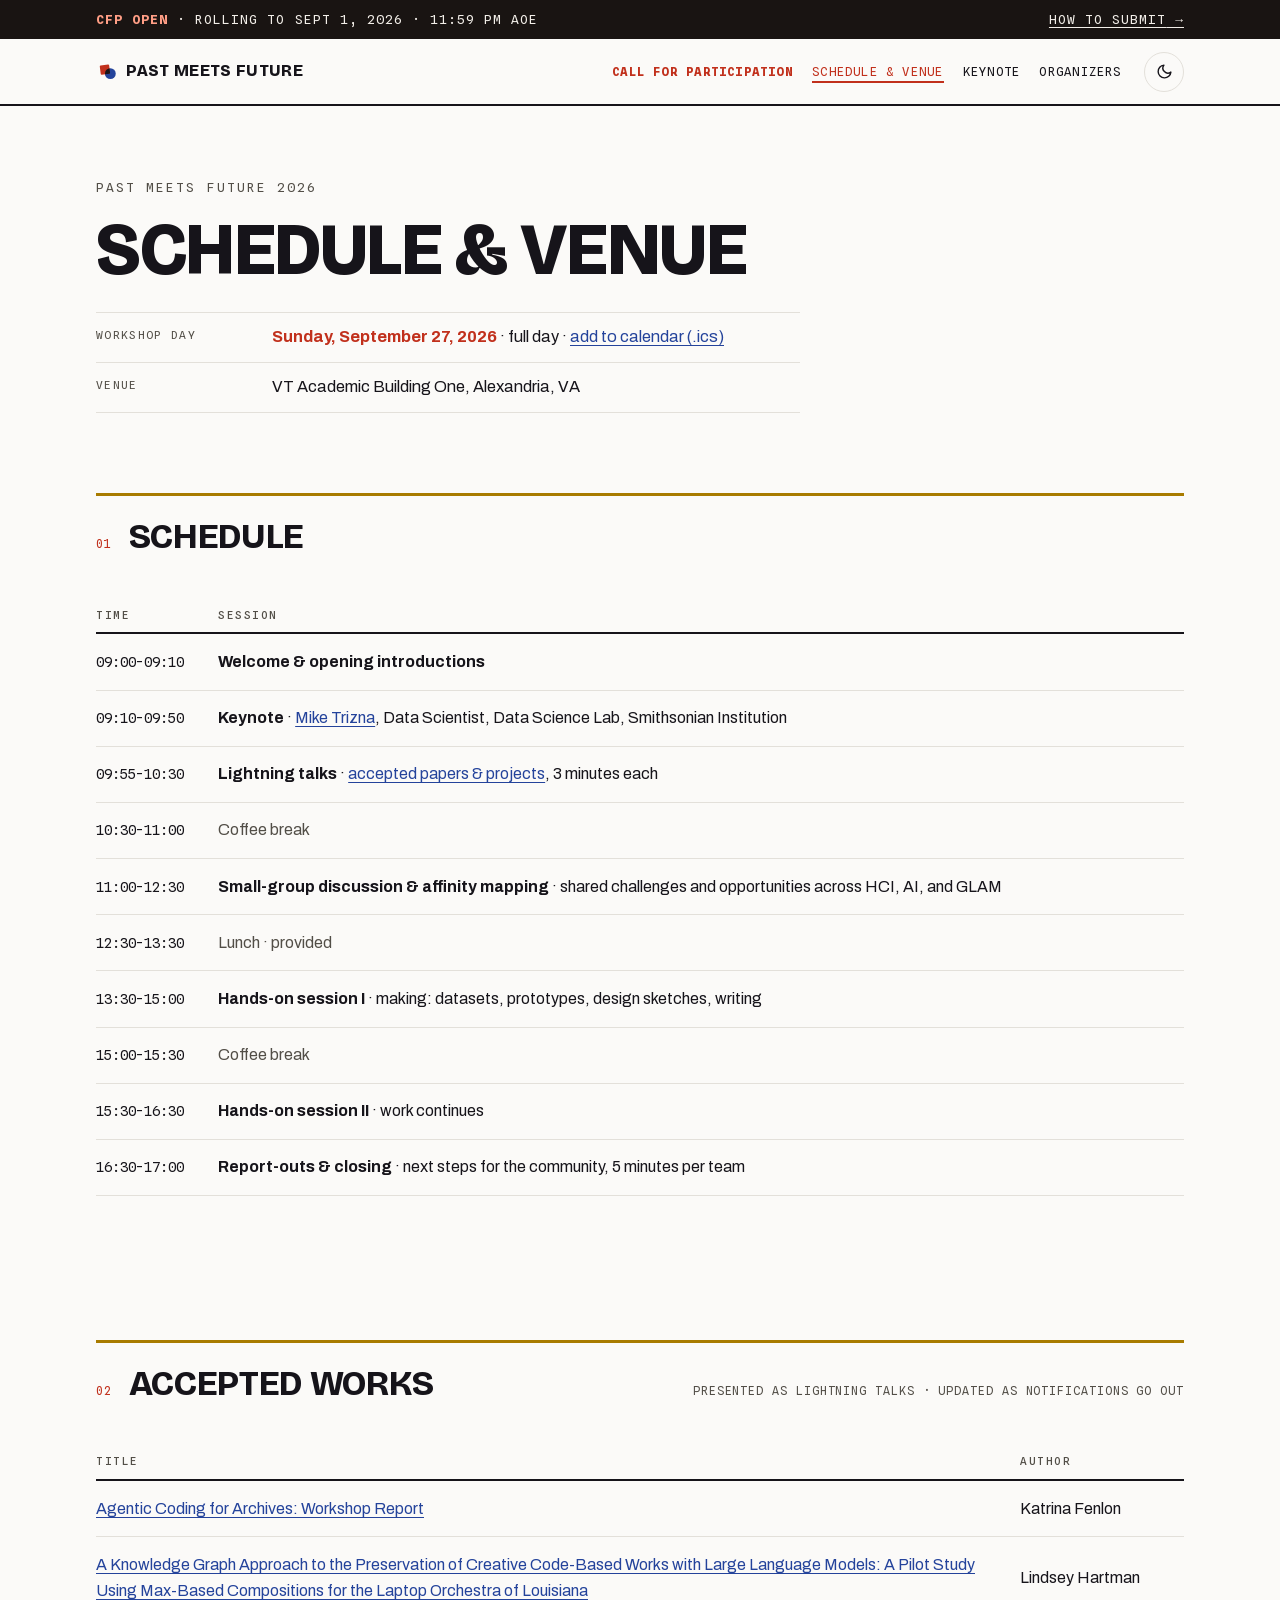
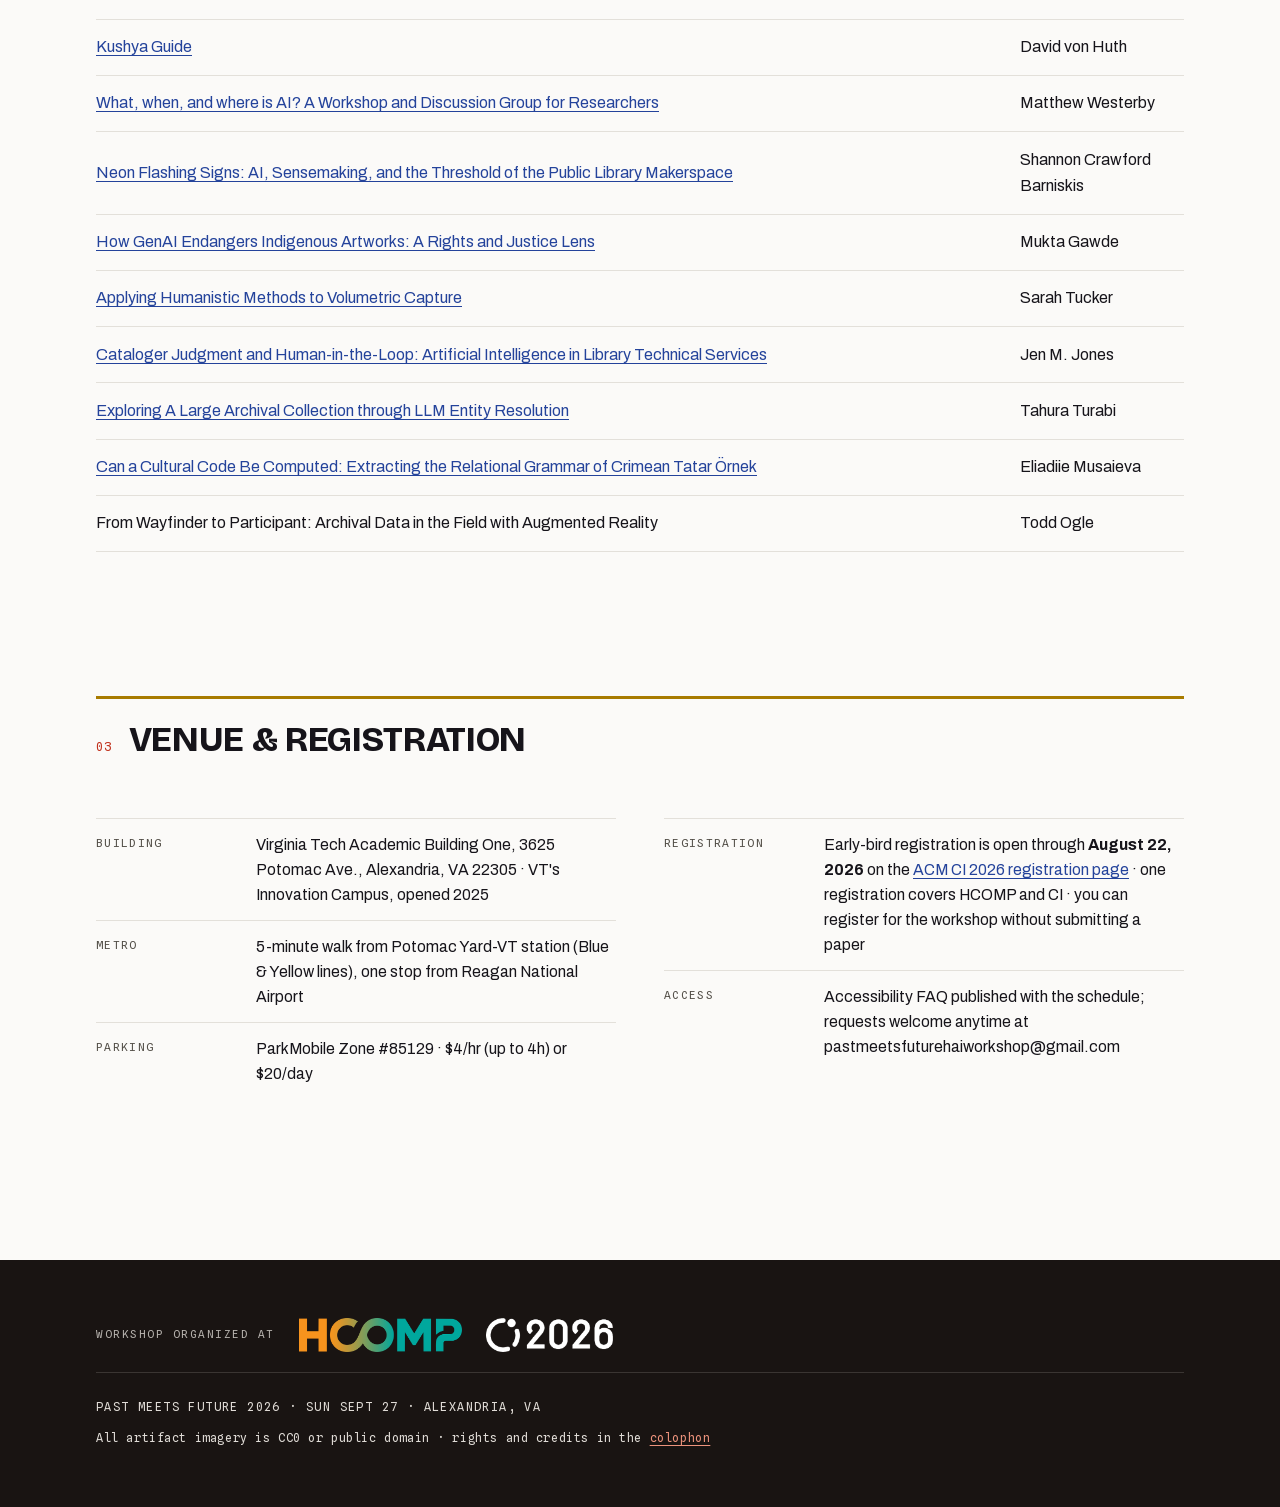
<file: 2026/attend/index.html>
<!doctype html>
<html lang="en">
<head>
<meta charset="utf-8">
<title>Schedule & Venue · Past Meets Future 2026</title>
<meta name="viewport" content="width=device-width, initial-scale=1">
<meta name="description" content="Full-day schedule and venue details · Sunday Sept 27, 2026, VT Academic Building One, Alexandria VA.">
<meta property="og:image" content="https://past-meets-future.github.io/2026/assets/img/og.jpg?v=2">
<meta property="og:image:width" content="1200">
<meta property="og:image:height" content="630">
<meta name="twitter:card" content="summary_large_image">
<link rel="stylesheet" href="../assets/css/site.css?v=33">
<link rel="icon" href="/shared/brand/favicon.svg?v=2" type="image/svg+xml">
<link rel="apple-touch-icon" href="/shared/brand/apple-touch-icon.png?v=2">
<script>try{var t=localStorage.getItem('pmf-theme');if(t==='light'||t==='dark')document.documentElement.setAttribute('data-theme',t)}catch(e){}document.documentElement.classList.add('js')</script>
</head>
<body>
<a class="skip" href="#main" style="position:absolute;left:-9999px;top:0;background:var(--bg);color:var(--ink);padding:.6rem 1.1rem;z-index:99;font-family:var(--mono);font-size:.8rem" onfocus="this.style.left='1rem';this.style.top='1rem'" onblur="this.style.left='-9999px'">Skip to content</a>
<div class="bar" role="note">
  <div class="wrap">
    <span><b>CFP open</b> · rolling to Sept 1<span class="dsk">, 2026 · 11:59 pm AoE</span><span class="mob"> · AoE</span></span>
    <a href="../cfp/"><span class="dsk">How to submit</span><span class="mob">Submit</span> →</a>
  </div>
</div>

<nav class="site" aria-label="Site">
  <div class="wrap">
    <a class="nav-mark" href="../">
      <svg class="mk-ico" viewBox="0 0 64 64" aria-hidden="true"><circle cx="41" cy="39" r="15.5" fill="var(--lapis)"/><rect x="12" y="14" width="27" height="27" rx="3" transform="rotate(-7 25.5 27.5)" fill="var(--verm)"/><clipPath id="mknav"><rect x="12" y="14" width="27" height="27" rx="3" transform="rotate(-7 25.5 27.5)"/></clipPath><circle cx="41" cy="39" r="15.5" fill="var(--ink)" clip-path="url(#mknav)"/></svg>
      Past Meets Future
    </a>
    <ul id="navLinks">
      <li><a href="../cfp/" class="cta">Call for Participation</a></li>
      <li><a href="../attend/" aria-current="page">Schedule &amp; Venue</a></li>
      <li><a href="../#keynote">Keynote</a></li>
      <li><a href="../#organizers">Organizers</a></li>
      </ul>
    <button class="theme-btn" id="themeBtn" aria-label="Switch color theme">
        <svg class="ico-moon" width="17" height="17" viewBox="0 0 24 24" fill="none" stroke="currentColor" stroke-width="2" stroke-linecap="round" stroke-linejoin="round" aria-hidden="true"><path d="M21 12.8A9 9 0 1 1 11.2 3 7 7 0 0 0 21 12.8z"/></svg>
        <svg class="ico-sun" width="17" height="17" viewBox="0 0 24 24" fill="none" stroke="currentColor" stroke-width="2" stroke-linecap="round" aria-hidden="true"><circle cx="12" cy="12" r="4.4"/><path d="M12 1.5v2.8M12 19.7v2.8M1.5 12h2.8M19.7 12h2.8M4.6 4.6l2 2M17.4 17.4l2 2M19.4 4.6l-2 2M6.6 17.4l-2 2"/></svg>
      </button>
    <button class="nav-burger" id="navBtn" aria-expanded="false" aria-controls="navLinks" aria-label="Open menu">
      <svg class="ico-burger" width="18" height="18" viewBox="0 0 24 24" fill="none" stroke="currentColor" stroke-width="2.2" stroke-linecap="round" aria-hidden="true"><path d="M3.5 6h17M3.5 12h17M3.5 18h17"/></svg>
      <svg class="ico-close" width="18" height="18" viewBox="0 0 24 24" fill="none" stroke="currentColor" stroke-width="2.2" stroke-linecap="round" aria-hidden="true"><path d="M5 5l14 14M19 5L5 19"/></svg>
    </button>
  </div>
</nav>
<main id="main">
<header class="hero" style="padding-bottom:0"><div class="wrap">
  <p class="kicker">Past Meets Future 2026</p>
  <h1 class="word" style="font-size:clamp(2.2rem,6vw,4.6rem)">Schedule <span class="meets">&amp;</span> Venue</h1>
  <dl class="hfacts">
    <div><dt>Workshop day</dt><dd><b>Sunday, September 27, 2026</b> · full day · <a href="../pmf2026.ics">add to calendar (.ics)</a></dd></div>
    <div><dt>Venue</dt><dd>VT Academic Building One, Alexandria, VA</dd></div>
  </dl>
</div></header>
<section class="s" id="schedule">
  <div class="wrap">
    <div class="shead"><span class="no">01</span><h2>Schedule</h2></div>
    <div style="overflow-x:auto">
    <table class="ledger">
      <caption class="vh">Workshop schedule for Sunday, September 27, 2026</caption>
      <thead><tr><th scope="col">Time</th><th scope="col">Session</th></tr></thead>
      <tbody>
        <tr><td class="d">09:00-09:10</td><td><b>Welcome &amp; opening introductions</b></td></tr>
        <tr><td class="d">09:10-09:50</td><td><b>Keynote</b> · <a href="https://datascience.si.edu/people/mike-trizna" target="_blank" rel="noopener">Mike Trizna</a>, Data Scientist, Data Science Lab, Smithsonian Institution</td></tr>
        <tr><td class="d">09:55-10:30</td><td><b>Lightning talks</b> · <a href="#works">accepted papers &amp; projects</a>, 3 minutes each</td></tr>
        <tr><td class="d">10:30-11:00</td><td style="color:var(--mut)">Coffee break</td></tr>
        <tr><td class="d">11:00-12:30</td><td><b>Small-group discussion &amp; affinity mapping</b> · shared challenges and opportunities across HCI, AI, and GLAM</td></tr>
        <tr><td class="d">12:30-13:30</td><td style="color:var(--mut)">Lunch · provided</td></tr>
        <tr><td class="d">13:30-15:00</td><td><b>Hands-on session I</b> · making: datasets, prototypes, design sketches, writing</td></tr>
        <tr><td class="d">15:00-15:30</td><td style="color:var(--mut)">Coffee break</td></tr>
        <tr><td class="d">15:30-16:30</td><td><b>Hands-on session II</b> · work continues</td></tr>
        <tr><td class="d">16:30-17:00</td><td><b>Report-outs &amp; closing</b> · next steps for the community, 5 minutes per team</td></tr>
      </tbody>
    </table>
    </div>
  </div>
</section>
<section class="s" id="works">
  <div class="wrap">
    <div class="shead"><span class="no">02</span><h2>Accepted Works</h2><span class="right">presented as lightning talks · updated as notifications go out</span></div>
    <div style="overflow-x:auto">
    <table class="ledger">
      <caption class="vh">Accepted papers and projects</caption>
      <thead><tr><th scope="col">Title</th><th scope="col">Author</th></tr></thead>
      <tbody>
        <tr><td><a href="../assets/papers/fenlon-agentic.pdf" target="_blank" rel="noopener">Agentic Coding for Archives: Workshop Report</a></td><td>Katrina Fenlon</td></tr>
        <tr><td><a href="../assets/papers/hartman-knowledge.pdf" target="_blank" rel="noopener">A Knowledge Graph Approach to the Preservation of Creative Code-Based Works with Large Language Models: A Pilot Study Using Max-Based Compositions for the Laptop Orchestra of Louisiana</a></td><td>Lindsey Hartman</td></tr>
        <tr><td><a href="../assets/papers/vonhuth-kushya.pdf" target="_blank" rel="noopener">Kushya Guide</a></td><td>David von Huth</td></tr>
        <tr><td><a href="../assets/papers/westerby-ai.pdf" target="_blank" rel="noopener">What, when, and where is AI? A Workshop and Discussion Group for Researchers</a></td><td>Matthew Westerby</td></tr>
        <tr><td><a href="../assets/papers/barniskis-neon.pdf" target="_blank" rel="noopener">Neon Flashing Signs: AI, Sensemaking, and the Threshold of the Public Library Makerspace</a></td><td>Shannon Crawford Barniskis</td></tr>
        <tr><td><a href="https://repository.digital.georgetown.edu/handle/10822/1107846" target="_blank" rel="noopener">How GenAI Endangers Indigenous Artworks: A Rights and Justice Lens</a></td><td>Mukta Gawde</td></tr>
        <tr><td><a href="../assets/papers/tucker-applying.pdf" target="_blank" rel="noopener">Applying Humanistic Methods to Volumetric Capture</a></td><td>Sarah Tucker</td></tr>
        <tr><td><a href="../assets/papers/jones-cataloger.pdf" target="_blank" rel="noopener">Cataloger Judgment and Human-in-the-Loop: Artificial Intelligence in Library Technical Services</a></td><td>Jen M. Jones</td></tr>
        <tr><td><a href="../assets/papers/turabi-exploring.pdf" target="_blank" rel="noopener">Exploring A Large Archival Collection through LLM Entity Resolution</a></td><td>Tahura Turabi</td></tr>
        <tr><td><a href="../assets/papers/musaieva-cultural.pdf" target="_blank" rel="noopener">Can a Cultural Code Be Computed: Extracting the Relational Grammar of Crimean Tatar Örnek</a></td><td>Eliadiie Musaieva</td></tr>
        <tr><td>From Wayfinder to Participant: Archival Data in the Field with Augmented Reality</td><td>Todd Ogle</td></tr>
      </tbody>
    </table>
    </div>
  </div>
</section>
<section class="s" id="venue">
  <div class="wrap">
    <div class="shead"><span class="no">03</span><h2>Venue &amp; Registration</h2></div>
    <div class="venue-grid">
      <dl>
        <div class="vfact"><dt>Building</dt><dd>Virginia Tech Academic Building One, 3625 Potomac Ave., Alexandria, VA 22305 · VT's Innovation Campus, opened 2025</dd></div>
        <div class="vfact"><dt>Metro</dt><dd>5-minute walk from Potomac Yard-VT station (Blue &amp; Yellow lines), one stop from Reagan National Airport</dd></div>
        <div class="vfact"><dt>Parking</dt><dd>ParkMobile Zone #85129 · $4/hr (up to 4h) or $20/day</dd></div>
      </dl>
      <dl>
        <div class="vfact"><dt>Registration</dt><dd>Early-bird registration is open through <b>August 22, 2026</b> on the <a href="https://ci.acm.org/2026/registration.html" target="_blank" rel="noopener">ACM CI 2026 registration page</a> · one registration covers HCOMP and CI · you can register for the workshop without submitting a paper</dd></div>
        <div class="vfact"><dt>Access</dt><dd>Accessibility FAQ published with the schedule; requests welcome anytime at pastmeetsfuturehaiworkshop@gmail.com</dd></div>
      </dl>
    </div>
  </div>
</section>
</main>
<footer class="colo">
  <div class="wrap">
    <div class="f-orgs">
      <span class="f-orgs-lbl">Workshop organized at</span>
      <a href="https://hcomp.acm.org/2026/" target="_blank" rel="noopener" aria-label="ACM HCOMP 2026"><img class="f-logo" src="../assets/img/sponsors/hcomp-2026.png" width="600" height="125" loading="lazy" alt="ACM HCOMP 2026"></a>
      <a href="https://ci.acm.org/2026/" target="_blank" rel="noopener" aria-label="ACM Collective Intelligence 2026"><img class="f-logo cimono" src="../assets/img/sponsors/ci-2026.png" width="420" height="113" loading="lazy" alt="ACM Collective Intelligence 2026"></a>
    </div>
    <p class="f-id">Past Meets Future 2026 · Sun Sept 27 · Alexandria, VA</p>
    <p class="f-rights">All artifact imagery is CC0 or public domain · rights and credits in the <a href="../colophon/">colophon</a></p>
  </div>
</footer>
<script>
(function(){var b=document.getElementById('themeBtn');if(!b)return;
function cur(){var t=document.documentElement.getAttribute('data-theme');if(t)return t;return matchMedia('(prefers-color-scheme: dark)').matches?'dark':'light'}
function label(){b.setAttribute('aria-label',cur()==='dark'?'Switch to light theme':'Switch to dark theme')}
b.addEventListener('click',function(){var n=cur()==='dark'?'light':'dark';document.documentElement.setAttribute('data-theme',n);
try{localStorage.setItem('pmf-theme',n)}catch(e){}label()});label()})();
</script>
<script>
(function(){var b=document.getElementById('navBtn'),n=document.querySelector('nav.site');if(!b||!n)return;
function set(o){b.setAttribute('aria-expanded',o?'true':'false');b.setAttribute('aria-label',o?'Close menu':'Open menu')}
b.addEventListener('click',function(){set(n.classList.toggle('open'))});
n.querySelectorAll('ul a').forEach(function(a){a.addEventListener('click',function(){n.classList.remove('open');set(false)})});
})();
</script>
</body>
</html>
</file>
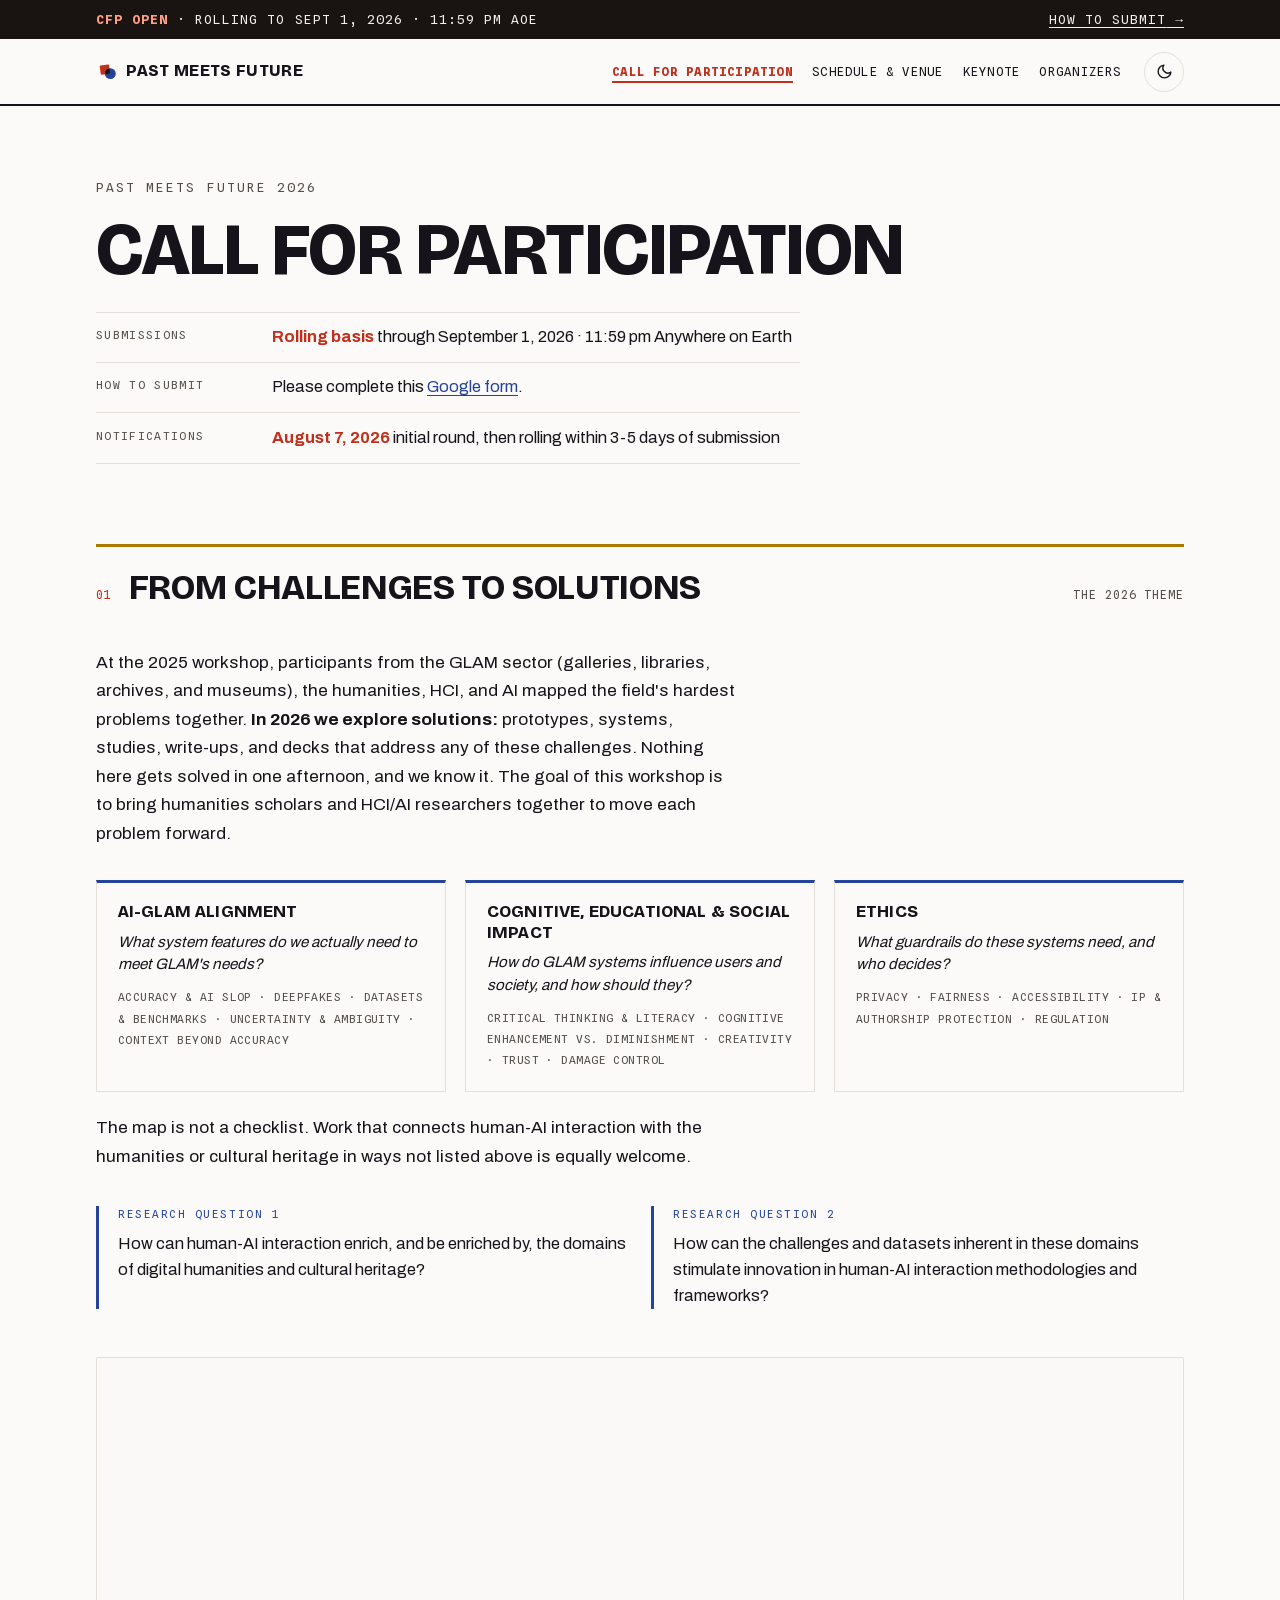
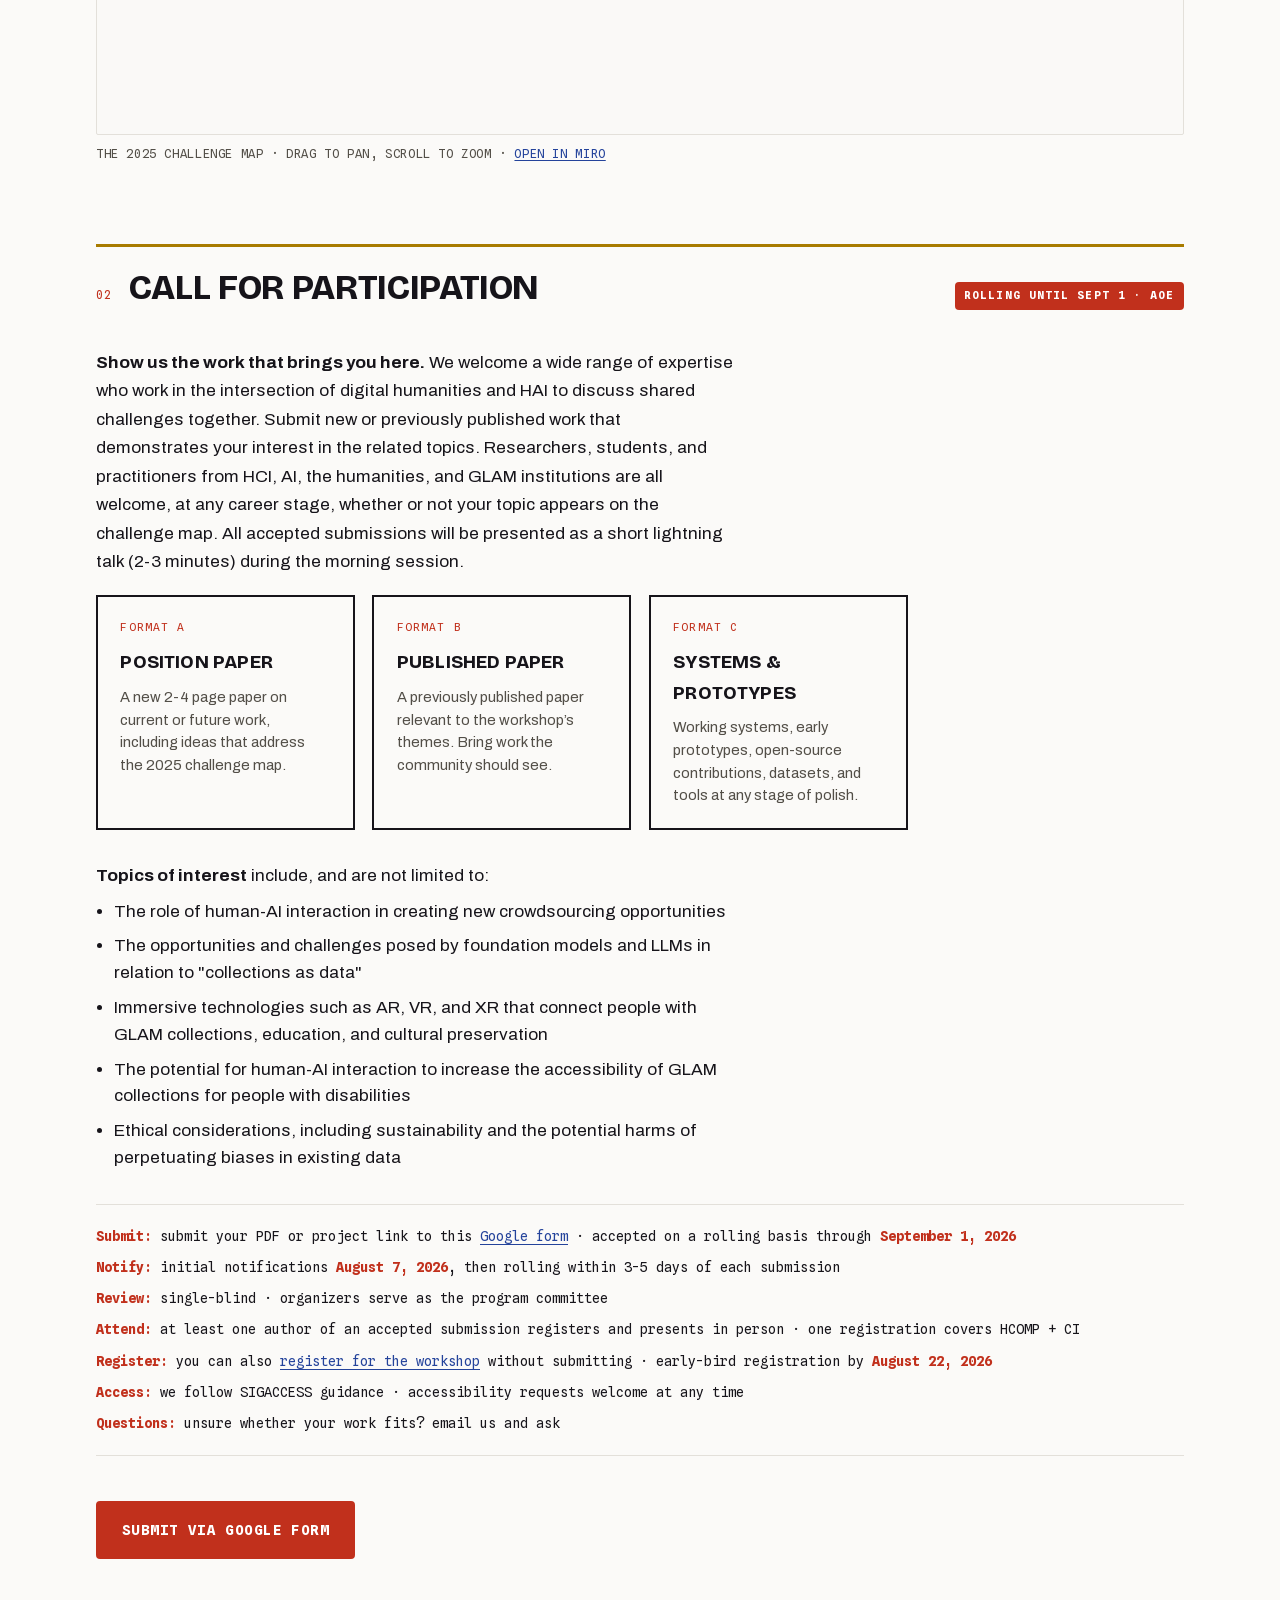
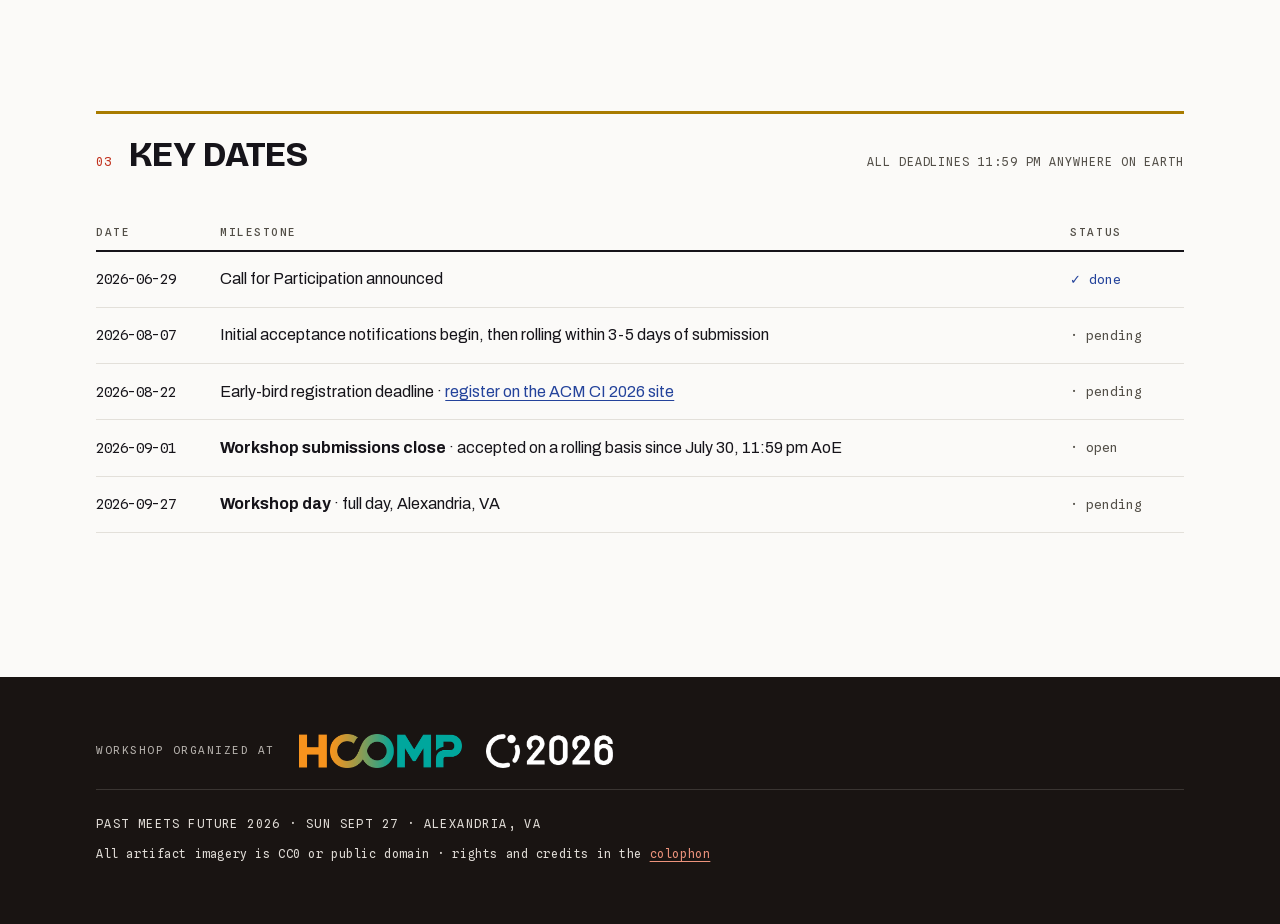
<file: 2026/cfp/index.html>
<!doctype html>
<html lang="en">
<head>
<meta charset="utf-8">
<title>Call for Participation · Past Meets Future 2026</title>
<meta name="viewport" content="width=device-width, initial-scale=1">
<meta name="description" content="Submit on a rolling basis through September 1, 2026: position papers, published papers, systems & prototypes, AR/VR/XR. Exploring solutions to the field's challenges, together.">
<meta property="og:image" content="https://past-meets-future.github.io/2026/assets/img/og.jpg?v=2">
<meta property="og:image:width" content="1200">
<meta property="og:image:height" content="630">
<meta name="twitter:card" content="summary_large_image">
<link rel="stylesheet" href="../assets/css/site.css?v=33">
<link rel="icon" href="/shared/brand/favicon.svg?v=2" type="image/svg+xml">
<link rel="apple-touch-icon" href="/shared/brand/apple-touch-icon.png?v=2">
<script>try{var t=localStorage.getItem('pmf-theme');if(t==='light'||t==='dark')document.documentElement.setAttribute('data-theme',t)}catch(e){}document.documentElement.classList.add('js')</script>
</head>
<body>
<a class="skip" href="#main" style="position:absolute;left:-9999px;top:0;background:var(--bg);color:var(--ink);padding:.6rem 1.1rem;z-index:99;font-family:var(--mono);font-size:.8rem" onfocus="this.style.left='1rem';this.style.top='1rem'" onblur="this.style.left='-9999px'">Skip to content</a>
<div class="bar" role="note">
  <div class="wrap">
    <span><b>CFP open</b> · rolling to Sept 1<span class="dsk">, 2026 · 11:59 pm AoE</span><span class="mob"> · AoE</span></span>
    <a href="../cfp/"><span class="dsk">How to submit</span><span class="mob">Submit</span> →</a>
  </div>
</div>

<nav class="site" aria-label="Site">
  <div class="wrap">
    <a class="nav-mark" href="../">
      <svg class="mk-ico" viewBox="0 0 64 64" aria-hidden="true"><circle cx="41" cy="39" r="15.5" fill="var(--lapis)"/><rect x="12" y="14" width="27" height="27" rx="3" transform="rotate(-7 25.5 27.5)" fill="var(--verm)"/><clipPath id="mknav"><rect x="12" y="14" width="27" height="27" rx="3" transform="rotate(-7 25.5 27.5)"/></clipPath><circle cx="41" cy="39" r="15.5" fill="var(--ink)" clip-path="url(#mknav)"/></svg>
      Past Meets Future
    </a>
    <ul id="navLinks">
      <li><a href="../cfp/" class="cta" aria-current="page">Call for Participation</a></li>
      <li><a href="../attend/">Schedule &amp; Venue</a></li>
      <li><a href="../#keynote">Keynote</a></li>
      <li><a href="../#organizers">Organizers</a></li>
      </ul>
    <button class="theme-btn" id="themeBtn" aria-label="Switch color theme">
        <svg class="ico-moon" width="17" height="17" viewBox="0 0 24 24" fill="none" stroke="currentColor" stroke-width="2" stroke-linecap="round" stroke-linejoin="round" aria-hidden="true"><path d="M21 12.8A9 9 0 1 1 11.2 3 7 7 0 0 0 21 12.8z"/></svg>
        <svg class="ico-sun" width="17" height="17" viewBox="0 0 24 24" fill="none" stroke="currentColor" stroke-width="2" stroke-linecap="round" aria-hidden="true"><circle cx="12" cy="12" r="4.4"/><path d="M12 1.5v2.8M12 19.7v2.8M1.5 12h2.8M19.7 12h2.8M4.6 4.6l2 2M17.4 17.4l2 2M19.4 4.6l-2 2M6.6 17.4l-2 2"/></svg>
      </button>
    <button class="nav-burger" id="navBtn" aria-expanded="false" aria-controls="navLinks" aria-label="Open menu">
      <svg class="ico-burger" width="18" height="18" viewBox="0 0 24 24" fill="none" stroke="currentColor" stroke-width="2.2" stroke-linecap="round" aria-hidden="true"><path d="M3.5 6h17M3.5 12h17M3.5 18h17"/></svg>
      <svg class="ico-close" width="18" height="18" viewBox="0 0 24 24" fill="none" stroke="currentColor" stroke-width="2.2" stroke-linecap="round" aria-hidden="true"><path d="M5 5l14 14M19 5L5 19"/></svg>
    </button>
  </div>
</nav>
<main id="main">
<header class="hero" style="padding-bottom:0"><div class="wrap">
  <p class="kicker">Past Meets Future 2026</p>
  <h1 class="word" style="font-size:clamp(2.2rem,6vw,4.6rem)">Call for <span class="meets">Participation</span></h1>
  <dl class="hfacts">
    <div><dt>Submissions</dt><dd><b>Rolling basis</b> through September 1, 2026 · 11:59 pm Anywhere on Earth</dd></div>
    <div><dt>How to submit</dt><dd>Please complete this <a href="https://docs.google.com/forms/d/e/1FAIpQLSf5p9QHpr9pfgbh83Exdy_AaAgmQf3bSXUtwFrLF7Qmlj6WaQ/viewform?usp=dialog" target="_blank" rel="noopener">Google form</a>.</dd></div>
    <div><dt>Notifications</dt><dd><b>August 7, 2026</b> initial round, then rolling within 3-5 days of submission</dd></div>
  </dl>
</div></header>
<section class="s" id="challenges" style="padding-bottom:0">
  <div class="wrap">
    <div class="shead"><span class="no">01</span><h2>From Challenges to Solutions</h2><span class="right">the 2026 theme</span></div>
    <p class="lead prose">At the 2025 workshop, participants from the GLAM sector (galleries, libraries, archives, and museums), the humanities, HCI, and AI mapped the field's hardest problems together. <b>In 2026 we explore solutions:</b> prototypes, systems, studies, write-ups, and decks that address any of these challenges. Nothing here gets solved in one afternoon, and we know it. The goal of this workshop is to bring humanities scholars and HCI/AI researchers together to move each problem forward.</p>
    <div class="chal-grid">
      <div class="chal"><h3>AI-GLAM alignment</h3><p class="cq">What system features do we actually need to meet GLAM's needs?</p><p class="ci">accuracy &amp; AI slop · deepfakes · datasets &amp; benchmarks · uncertainty &amp; ambiguity · context beyond accuracy</p></div>
      <div class="chal"><h3>Cognitive, educational &amp; social impact</h3><p class="cq">How do GLAM systems influence users and society, and how should they?</p><p class="ci">critical thinking &amp; literacy · cognitive enhancement vs. diminishment · creativity · trust · damage control</p></div>
      <div class="chal"><h3>Ethics</h3><p class="cq">What guardrails do these systems need, and who decides?</p><p class="ci">privacy · fairness · accessibility · IP &amp; authorship protection · regulation</p></div>
      <!-- <div class="chal bridge"><h3>The bridge is the method</h3><p class="cq">Technologists need the expertise of the humanities side; humanities scholarship needs builders and makers. The only way this succeeds is with both.</p><p class="ci">mentoring · collaboration · doing this together and helping each other out</p></div> -->
    </div>
    <p class="prose" style="margin-top:1.4rem">The map is not a checklist. Work that connects human-AI interaction with the humanities or cultural heritage in ways not listed above is equally welcome.</p>
    <div class="rqs" >
      <div class="rq"><span class="n">Research question 1</span><p>How can human-AI interaction enrich, and be enriched by, the domains of digital humanities and cultural heritage?</p></div>
      <div class="rq"><span class="n">Research question 2</span><p>How can the challenges and datasets inherent in these domains stimulate innovation in human-AI interaction methodologies and frameworks?</p></div>
    </div>
    <figure class="mapfig">
      <div class="mapembed">
        <iframe title="The 2025 Past Meets Future challenge map, an interactive Miro board" src="https://miro.com/app/live-embed/uXjVJsfMSrs=/?embedMode=view_only_without_ui&embedId=359570223002" frameborder="0" scrolling="no" allow="fullscreen; clipboard-read; clipboard-write" allowfullscreen loading="lazy"></iframe>
      </div>
      <figcaption>THE 2025 CHALLENGE MAP · DRAG TO PAN, SCROLL TO ZOOM · <a href="https://miro.com/app/board/uXjVJsfMSrs=/?share_link_id=113812323947" target="_blank" rel="noopener">OPEN IN MIRO</a></figcaption>
    </figure>
  </div>
</section>
<section class="s" id="cfp">
  <div class="wrap">
    <div class="shead"><span class="no">02</span><h2>Call for Participation</h2><span class="right"><span class="seal">Rolling until Sept 1 · AoE</span></span></div>
      <p class="prose"><b>Show us the work that brings you here.</b> We welcome a wide range of expertise who work in the intersection of digital humanities and HAI to discuss shared challenges together. Submit new or previously published work that demonstrates your interest in the related topics. Researchers, students, and practitioners from HCI, AI, the humanities, and GLAM institutions are all welcome, at any career stage, whether or not your topic appears on the challenge map. All accepted submissions will be presented as a short lightning talk (2-3 minutes) during the morning session.</p>

    <div class="cfp-grid">
      <div class="fmt"><span class="fm">Format A</span><h3 class="fh">Position paper</h3><p>A new 2-4 page paper on current or future work, including ideas that address the 2025 challenge map.</p></div>
      <div class="fmt"><span class="fm">Format B</span><h3 class="fh">Published paper</h3><p>A previously published paper relevant to the workshop’s themes. Bring work the community should see.</p></div>
      <div class="fmt"><span class="fm">Format C</span><h3 class="fh">Systems &amp; prototypes</h3><p>Working systems, early prototypes, open-source contributions, datasets, and tools at any stage of polish.</p></div>
    </div>
    <div class="prose">
      <p style="margin-bottom:.5rem"><b>Topics of interest</b> include, and are not limited to:</p>
      <ul class="topics">
        <li>The role of human-AI interaction in creating new crowdsourcing opportunities</li>
        <li>The opportunities and challenges posed by foundation models and LLMs in relation to "collections as data"</li>
        <li>Immersive technologies such as AR, VR, and XR that connect people with GLAM collections, education, and cultural preservation</li>
        <li>The potential for human-AI interaction to increase the accessibility of GLAM collections for people with disabilities</li>
        <li>Ethical considerations, including sustainability and the potential harms of perpetuating biases in existing data</li>
      </ul>
    </div>
    <div class="cfp-facts">
      <b>Submit:</b> submit your PDF or project link to this <a href="https://docs.google.com/forms/d/e/1FAIpQLSf5p9QHpr9pfgbh83Exdy_AaAgmQf3bSXUtwFrLF7Qmlj6WaQ/viewform?usp=dialog" target="_blank" rel="noopener">Google form</a> · accepted on a rolling basis through <b>September 1, 2026</b><br>
      <b>Notify:</b> initial notifications <b>August 7, 2026</b>, then rolling within 3-5 days of each submission<br>
      <b>Review:</b> single-blind · organizers serve as the program committee<br>
      <b>Attend:</b> at least one author of an accepted submission registers and presents in person · one registration covers HCOMP + CI<br>
      <b>Register:</b> you can also <a href="https://ci.acm.org/2026/registration.html" target="_blank" rel="noopener">register for the workshop</a> without submitting · early-bird registration by <b>August 22, 2026</b><br>
      <b>Access:</b> we follow SIGACCESS guidance · accessibility requests welcome at any time<br>
      <b>Questions:</b> unsure whether your work fits? email us and ask
    </div>
    <a class="btn p" href="https://docs.google.com/forms/d/e/1FAIpQLSf5p9QHpr9pfgbh83Exdy_AaAgmQf3bSXUtwFrLF7Qmlj6WaQ/viewform?usp=dialog" target="_blank" rel="noopener">Submit via Google form</a>
  </div>
</section>
<section class="s" id="dates">
  <div class="wrap">
    <div class="shead"><span class="no">03</span><h2>Key Dates</h2><span class="right">all deadlines 11:59 pm Anywhere on Earth</span></div>
    <div style="overflow-x:auto">
    <table class="ledger">
      <caption class="vh">Key dates and deadlines, all times Anywhere on Earth</caption>
      <thead><tr><th scope="col">Date</th><th scope="col">Milestone</th><th scope="col">Status</th></tr></thead>
      <tbody>
        <tr><td class="d">2026-06-29</td><td>Call for Participation announced</td><td class="st st-done">✓ done</td></tr>
        <tr><td class="d">2026-08-07</td><td>Initial acceptance notifications begin, then rolling within 3-5 days of submission</td><td class="st st-pend">· pending</td></tr>
        <tr><td class="d">2026-08-22</td><td>Early-bird registration deadline · <a href="https://ci.acm.org/2026/registration.html" target="_blank" rel="noopener">register on the ACM CI 2026 site</a></td><td class="st st-pend">· pending</td></tr>
        <tr><td class="d">2026-09-01</td><td><b>Workshop submissions close</b> · accepted on a rolling basis since July 30, 11:59 pm AoE</td><td class="st st-pend">· open</td></tr>
        <tr><td class="d">2026-09-27</td><td><b>Workshop day</b> · full day, Alexandria, VA</td><td class="st st-pend">· pending</td></tr>
      </tbody>
    </table>
    </div>
  </div>
</section>
</main>
<footer class="colo">
  <div class="wrap">
    <div class="f-orgs">
      <span class="f-orgs-lbl">Workshop organized at</span>
      <a href="https://hcomp.acm.org/2026/" target="_blank" rel="noopener" aria-label="ACM HCOMP 2026"><img class="f-logo" src="../assets/img/sponsors/hcomp-2026.png" width="600" height="125" loading="lazy" alt="ACM HCOMP 2026"></a>
      <a href="https://ci.acm.org/2026/" target="_blank" rel="noopener" aria-label="ACM Collective Intelligence 2026"><img class="f-logo cimono" src="../assets/img/sponsors/ci-2026.png" width="420" height="113" loading="lazy" alt="ACM Collective Intelligence 2026"></a>
    </div>
    <p class="f-id">Past Meets Future 2026 · Sun Sept 27 · Alexandria, VA</p>
    <p class="f-rights">All artifact imagery is CC0 or public domain · rights and credits in the <a href="../colophon/">colophon</a></p>
  </div>
</footer>
<script>
(function(){var b=document.getElementById('themeBtn');if(!b)return;
function cur(){var t=document.documentElement.getAttribute('data-theme');if(t)return t;return matchMedia('(prefers-color-scheme: dark)').matches?'dark':'light'}
function label(){b.setAttribute('aria-label',cur()==='dark'?'Switch to light theme':'Switch to dark theme')}
b.addEventListener('click',function(){var n=cur()==='dark'?'light':'dark';document.documentElement.setAttribute('data-theme',n);
try{localStorage.setItem('pmf-theme',n)}catch(e){}label()});label()})();
</script>
<script>
(function(){var b=document.getElementById('navBtn'),n=document.querySelector('nav.site');if(!b||!n)return;
function set(o){b.setAttribute('aria-expanded',o?'true':'false');b.setAttribute('aria-label',o?'Close menu':'Open menu')}
b.addEventListener('click',function(){set(n.classList.toggle('open'))});
n.querySelectorAll('ul a').forEach(function(a){a.addEventListener('click',function(){n.classList.remove('open');set(false)})});
})();
</script>
</body>
</html>
</file>
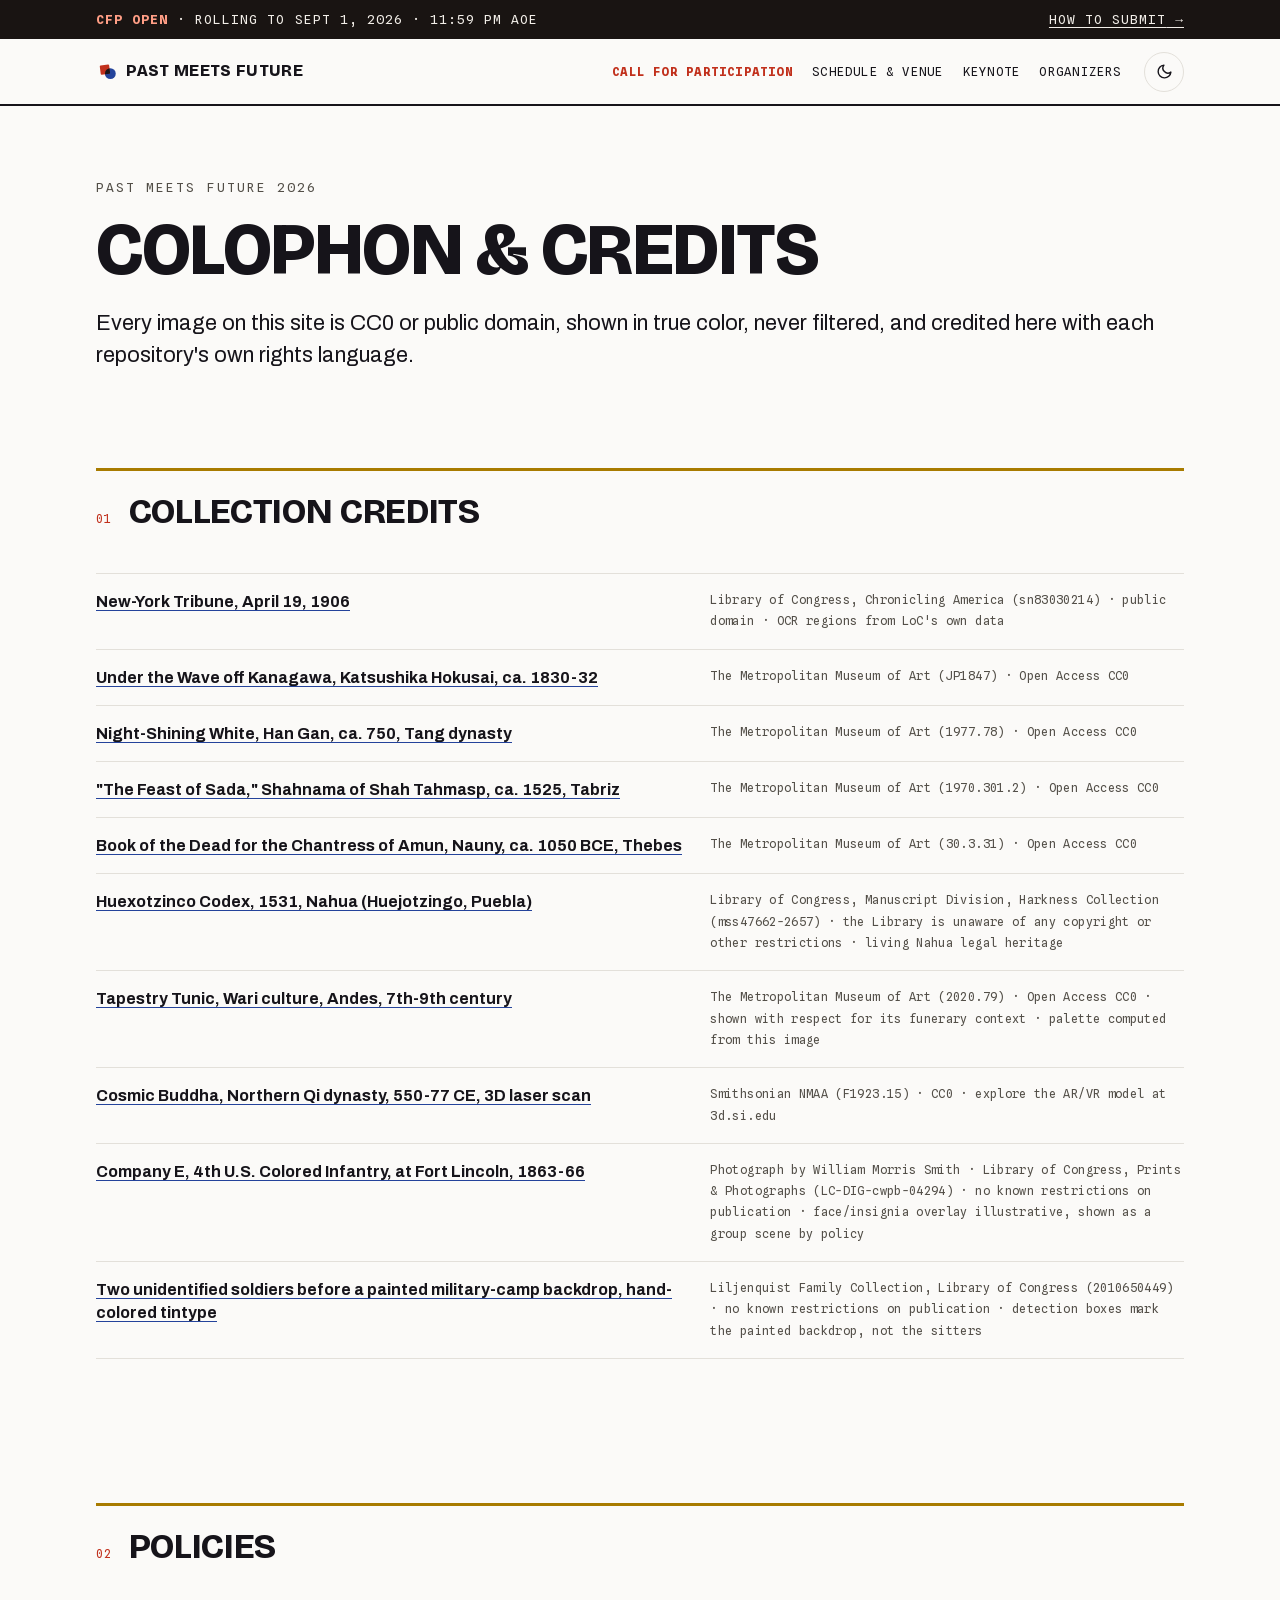
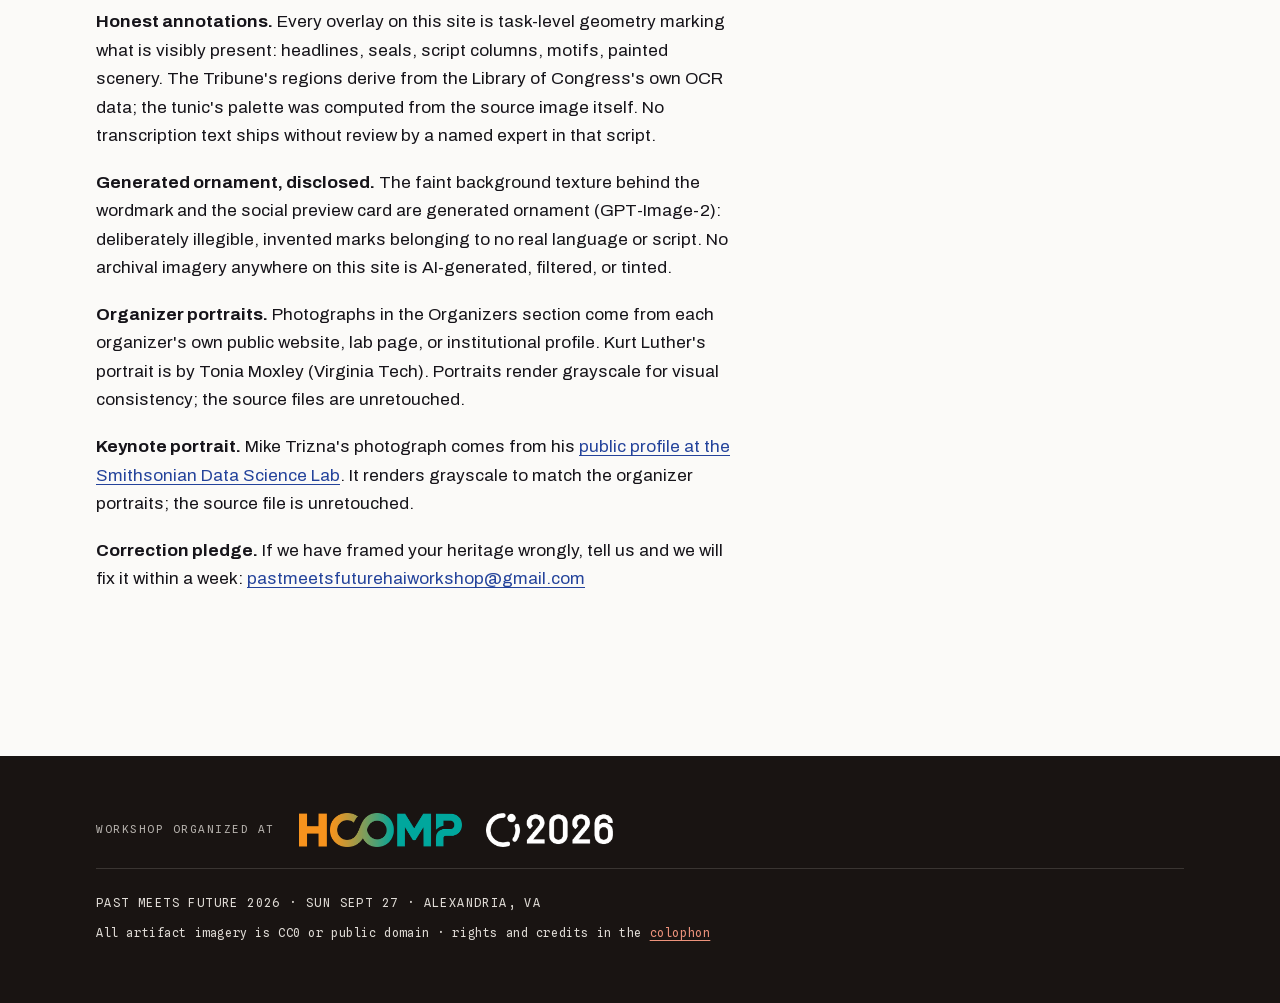
<file: 2026/colophon/index.html>
<!doctype html>
<html lang="en">
<head>
<meta charset="utf-8">
<title>Colophon & Collection Credits · Past Meets Future 2026</title>
<meta name="viewport" content="width=device-width, initial-scale=1">
<meta name="description" content="Every image on this site is CC0 or public domain · full credits, rights statements, and site policies.">
<meta property="og:image" content="https://past-meets-future.github.io/2026/assets/img/og.jpg?v=2">
<meta property="og:image:width" content="1200">
<meta property="og:image:height" content="630">
<meta name="twitter:card" content="summary_large_image">
<link rel="stylesheet" href="../assets/css/site.css?v=33">
<link rel="icon" href="/shared/brand/favicon.svg?v=2" type="image/svg+xml">
<link rel="apple-touch-icon" href="/shared/brand/apple-touch-icon.png?v=2">
<script>try{var t=localStorage.getItem('pmf-theme');if(t==='light'||t==='dark')document.documentElement.setAttribute('data-theme',t)}catch(e){}document.documentElement.classList.add('js')</script>
</head>
<body>
<a class="skip" href="#main" style="position:absolute;left:-9999px;top:0;background:var(--bg);color:var(--ink);padding:.6rem 1.1rem;z-index:99;font-family:var(--mono);font-size:.8rem" onfocus="this.style.left='1rem';this.style.top='1rem'" onblur="this.style.left='-9999px'">Skip to content</a>
<div class="bar" role="note">
  <div class="wrap">
    <span><b>CFP open</b> · rolling to Sept 1<span class="dsk">, 2026 · 11:59 pm AoE</span><span class="mob"> · AoE</span></span>
    <a href="../cfp/"><span class="dsk">How to submit</span><span class="mob">Submit</span> →</a>
  </div>
</div>

<nav class="site" aria-label="Site">
  <div class="wrap">
    <a class="nav-mark" href="../">
      <svg class="mk-ico" viewBox="0 0 64 64" aria-hidden="true"><circle cx="41" cy="39" r="15.5" fill="var(--lapis)"/><rect x="12" y="14" width="27" height="27" rx="3" transform="rotate(-7 25.5 27.5)" fill="var(--verm)"/><clipPath id="mknav"><rect x="12" y="14" width="27" height="27" rx="3" transform="rotate(-7 25.5 27.5)"/></clipPath><circle cx="41" cy="39" r="15.5" fill="var(--ink)" clip-path="url(#mknav)"/></svg>
      Past Meets Future
    </a>
    <ul id="navLinks">
      <li><a href="../cfp/" class="cta">Call for Participation</a></li>
      <li><a href="../attend/">Schedule &amp; Venue</a></li>
      <li><a href="../#keynote">Keynote</a></li>
      <li><a href="../#organizers">Organizers</a></li>
      </ul>
    <button class="theme-btn" id="themeBtn" aria-label="Switch color theme">
        <svg class="ico-moon" width="17" height="17" viewBox="0 0 24 24" fill="none" stroke="currentColor" stroke-width="2" stroke-linecap="round" stroke-linejoin="round" aria-hidden="true"><path d="M21 12.8A9 9 0 1 1 11.2 3 7 7 0 0 0 21 12.8z"/></svg>
        <svg class="ico-sun" width="17" height="17" viewBox="0 0 24 24" fill="none" stroke="currentColor" stroke-width="2" stroke-linecap="round" aria-hidden="true"><circle cx="12" cy="12" r="4.4"/><path d="M12 1.5v2.8M12 19.7v2.8M1.5 12h2.8M19.7 12h2.8M4.6 4.6l2 2M17.4 17.4l2 2M19.4 4.6l-2 2M6.6 17.4l-2 2"/></svg>
      </button>
    <button class="nav-burger" id="navBtn" aria-expanded="false" aria-controls="navLinks" aria-label="Open menu">
      <svg class="ico-burger" width="18" height="18" viewBox="0 0 24 24" fill="none" stroke="currentColor" stroke-width="2.2" stroke-linecap="round" aria-hidden="true"><path d="M3.5 6h17M3.5 12h17M3.5 18h17"/></svg>
      <svg class="ico-close" width="18" height="18" viewBox="0 0 24 24" fill="none" stroke="currentColor" stroke-width="2.2" stroke-linecap="round" aria-hidden="true"><path d="M5 5l14 14M19 5L5 19"/></svg>
    </button>
  </div>
</nav>
<main id="main">
<header class="hero" style="padding-bottom:0"><div class="wrap">
  <p class="kicker">Past Meets Future 2026</p>
  <h1 class="word" style="font-size:clamp(2.2rem,6vw,4.6rem)">Colophon <span class="meets">&amp;</span> Credits</h1>
  <p class="hero-sub" style="max-width:none">Every image on this site is CC0 or public domain, shown in true color, never filtered, and credited here with each repository's own rights language.</p>
</div></header>

<section class="s">
  <div class="wrap">
    <div class="shead"><span class="no">01</span><h2>Collection Credits</h2></div>
    <div class="credits">
      <div class="cr"><b><a href="https://www.loc.gov/item/sn83030214/1906-04-19/ed-1/">New-York Tribune, April 19, 1906</a></b><span>Library of Congress, Chronicling America (sn83030214) · public domain · OCR regions from LoC's own data</span></div>
      <div class="cr"><b><a href="https://www.metmuseum.org/art/collection/search/45434">Under the Wave off Kanagawa, Katsushika Hokusai, ca. 1830-32</a></b><span>The Metropolitan Museum of Art (JP1847) · Open Access CC0</span></div>
      <div class="cr"><b><a href="https://www.metmuseum.org/art/collection/search/39901">Night-Shining White, Han Gan, ca. 750, Tang dynasty</a></b><span>The Metropolitan Museum of Art (1977.78) · Open Access CC0</span></div>
      <div class="cr"><b><a href="https://www.metmuseum.org/art/collection/search/452111">"The Feast of Sada," Shahnama of Shah Tahmasp, ca. 1525, Tabriz</a></b><span>The Metropolitan Museum of Art (1970.301.2) · Open Access CC0</span></div>
      <div class="cr"><b><a href="https://www.metmuseum.org/art/collection/search/548344">Book of the Dead for the Chantress of Amun, Nauny, ca. 1050 BCE, Thebes</a></b><span>The Metropolitan Museum of Art (30.3.31) · Open Access CC0</span></div>
      <div class="cr"><b><a href="https://www.loc.gov/item/mss47662-2657/">Huexotzinco Codex, 1531, Nahua (Huejotzingo, Puebla)</a></b><span>Library of Congress, Manuscript Division, Harkness Collection (mss47662-2657) · the Library is unaware of any copyright or other restrictions · living Nahua legal heritage</span></div>
      <div class="cr"><b><a href="https://www.metmuseum.org/art/collection/search/833953">Tapestry Tunic, Wari culture, Andes, 7th-9th century</a></b><span>The Metropolitan Museum of Art (2020.79) · Open Access CC0 · shown with respect for its funerary context · palette computed from this image</span></div>
      <div class="cr"><b><a href="https://asia.si.edu/whats-on/blog/posts/cosmic-buddha/">Cosmic Buddha, Northern Qi dynasty, 550-77 CE, 3D laser scan</a></b><span>Smithsonian NMAA (F1923.15) · CC0 · explore the AR/VR model at 3d.si.edu</span></div>
      <div class="cr"><b><a href="https://www.loc.gov/item/2018667050/">Company E, 4th U.S. Colored Infantry, at Fort Lincoln, 1863-66</a></b><span>Photograph by William Morris Smith · Library of Congress, Prints &amp; Photographs (LC-DIG-cwpb-04294) · no known restrictions on publication · face/insignia overlay illustrative, shown as a group scene by policy</span></div>
      <div class="cr"><b><a href="https://www.loc.gov/item/2010650449/">Two unidentified soldiers before a painted military-camp backdrop, hand-colored tintype</a></b><span>Liljenquist Family Collection, Library of Congress (2010650449) · no known restrictions on publication · detection boxes mark the painted backdrop, not the sitters</span></div>
    </div>
  </div>
</section>

<section class="s">
  <div class="wrap">
    <div class="shead"><span class="no">02</span><h2>Policies</h2></div>
    <div class="prose">
      <p><b>Honest annotations.</b> Every overlay on this site is task-level geometry marking what is visibly present: headlines, seals, script columns, motifs, painted scenery. The Tribune's regions derive from the Library of Congress's own OCR data; the tunic's palette was computed from the source image itself. No transcription text ships without review by a named expert in that script.</p>
      <p><b>Generated ornament, disclosed.</b> The faint background texture behind the wordmark and the social preview card are generated ornament (GPT-Image-2): deliberately illegible, invented marks belonging to no real language or script. No archival imagery anywhere on this site is AI-generated, filtered, or tinted.</p>
      <p><b>Organizer portraits.</b> Photographs in the Organizers section come from each organizer's own public website, lab page, or institutional profile. Kurt Luther's portrait is by Tonia Moxley (Virginia Tech). Portraits render grayscale for visual consistency; the source files are unretouched.</p>
      <p><b>Keynote portrait.</b> Mike Trizna's photograph comes from his <a href="https://datascience.si.edu/people/mike-trizna" target="_blank" rel="noopener">public profile at the Smithsonian Data Science Lab</a>. It renders grayscale to match the organizer portraits; the source file is unretouched.</p>
      <p><b>Correction pledge.</b> If we have framed your heritage wrongly, tell us and we will fix it within a week: <a href="mailto:pastmeetsfuturehaiworkshop@gmail.com">pastmeetsfuturehaiworkshop@gmail.com</a></p>
    </div>
  </div>
</section>

</main>
<footer class="colo">
  <div class="wrap">
    <div class="f-orgs">
      <span class="f-orgs-lbl">Workshop organized at</span>
      <a href="https://hcomp.acm.org/2026/" target="_blank" rel="noopener" aria-label="ACM HCOMP 2026"><img class="f-logo" src="../assets/img/sponsors/hcomp-2026.png" width="600" height="125" loading="lazy" alt="ACM HCOMP 2026"></a>
      <a href="https://ci.acm.org/2026/" target="_blank" rel="noopener" aria-label="ACM Collective Intelligence 2026"><img class="f-logo cimono" src="../assets/img/sponsors/ci-2026.png" width="420" height="113" loading="lazy" alt="ACM Collective Intelligence 2026"></a>
    </div>
    <p class="f-id">Past Meets Future 2026 · Sun Sept 27 · Alexandria, VA</p>
    <p class="f-rights">All artifact imagery is CC0 or public domain · rights and credits in the <a href="../colophon/">colophon</a></p>
  </div>
</footer>
<script>
(function(){var b=document.getElementById('themeBtn');if(!b)return;
function cur(){var t=document.documentElement.getAttribute('data-theme');if(t)return t;return matchMedia('(prefers-color-scheme: dark)').matches?'dark':'light'}
function label(){b.setAttribute('aria-label',cur()==='dark'?'Switch to light theme':'Switch to dark theme')}
b.addEventListener('click',function(){var n=cur()==='dark'?'light':'dark';document.documentElement.setAttribute('data-theme',n);
try{localStorage.setItem('pmf-theme',n)}catch(e){}label()});label()})();
</script>
<script>
(function(){var b=document.getElementById('navBtn'),n=document.querySelector('nav.site');if(!b||!n)return;
function set(o){b.setAttribute('aria-expanded',o?'true':'false');b.setAttribute('aria-label',o?'Close menu':'Open menu')}
b.addEventListener('click',function(){set(n.classList.toggle('open'))});
n.querySelectorAll('ul a').forEach(function(a){a.addEventListener('click',function(){n.classList.remove('open');set(false)})});
})();
</script>
</body>
</html>
</file>
<file: 2026/assets/css/site.css>
@font-face{font-family:'Bricolage Grotesque';font-style:normal;font-weight:200 800;font-display:swap;src:url(../fonts/BricolageGrotesque-var.woff2) format('woff2');}
@font-face{font-family:'Archivo';font-style:normal;font-weight:100 900;font-display:swap;src:url(../fonts/Archivo-var.woff2) format('woff2');}
@font-face{font-family:'Spline Sans Mono';font-style:normal;font-weight:300 700;font-display:swap;src:url(../fonts/SplineSansMono-var.woff2) format('woff2');}

:root{
  --bg:#FBFAF8; --ink:#16141A; --verm:#C1301C; --lapis:#24439B; --gold:#A87B00;
  --lac:#191412; --bone:#F3EFE9; --line:#E3E0DA; --mut:#524E47; --card:#FAF9F7;
  --disp:'Bricolage Grotesque','Arial Black',sans-serif;
  --body:'Archivo','Helvetica Neue',Arial,sans-serif;
  --mono:'Spline Sans Mono',ui-monospace,'SF Mono',Menlo,monospace;
}
@media (prefers-color-scheme: dark){
  :root{ --bg:#191412; --ink:#F3EFE8; --verm:#FF7757; --lapis:#A9BDFF; --gold:#E5C15C;
    --line:#3A332C; --mut:#BBB3A8; --card:#211B16; --lac:#110E0B; }
}
:root[data-theme="light"]{ --bg:#FBFAF8; --ink:#16141A; --verm:#C1301C; --lapis:#24439B;
  --gold:#A87B00; --line:#E3E0DA; --mut:#524E47; --card:#FAF9F7; --lac:#191412; }
:root[data-theme="dark"]{ --bg:#191412; --ink:#F3EFE8; --verm:#FF7757; --lapis:#A9BDFF;
  --gold:#E5C15C; --line:#3A332C; --mut:#BBB3A8; --card:#211B16; --lac:#110E0B; }

*{box-sizing:border-box}
html{scroll-behavior:smooth}
@media (prefers-reduced-motion:reduce){html{scroll-behavior:auto}}
body{margin:0;background:var(--bg);color:var(--ink);font-family:var(--body);font-size:1.08rem;line-height:1.65;-webkit-font-smoothing:antialiased}
a{color:var(--lapis);text-underline-offset:3px}
:focus-visible{outline:3px solid var(--verm);outline-offset:3px;border-radius:2px}
img{max-width:100%;display:block}
p{margin:0 0 1.05em}
.wrap{max-width:74rem;margin:0 auto;padding:0 clamp(1.1rem,4vw,3rem)}
.prose{max-width:64ch}

/* milestone bar */
.bar{position:sticky;top:0;z-index:50;background:var(--lac);color:var(--bone);
  font-family:var(--mono);font-size:.8rem;letter-spacing:.08em;padding:.55rem 0;text-transform:uppercase}
.bar .wrap{display:flex;gap:1.4rem;align-items:center;flex-wrap:wrap}
.bar .mk-ico{color:#FF7757;flex:0 0 auto}
.bar b{font-weight:700;color:#FF9E85}
.bar a{color:#F3EFE9;margin-left:auto}

/* board ribbon */
.ribbon{border-bottom:1px solid var(--line);font-family:var(--mono);font-size:.7rem;
  letter-spacing:.12em;text-transform:uppercase;color:var(--mut);padding:.5rem 0}
.ribbon .wrap{display:flex;justify-content:space-between;gap:1rem;flex-wrap:wrap}

/* nav */
nav.site{border-bottom:2px solid var(--ink);background:var(--bg)}
nav.site .wrap{display:flex;align-items:center;gap:1.4rem;padding-top:.8rem;padding-bottom:.8rem;flex-wrap:wrap}
.nav-mark{display:flex;align-items:center;gap:.5rem;font-family:var(--disp);font-weight:800;font-size:1rem;letter-spacing:.02em;color:var(--ink);text-decoration:none;text-transform:uppercase}
.nav-mark svg{color:var(--verm)}
nav.site ul{display:flex;gap:1.2rem;list-style:none;margin:0 0 0 auto;padding:0;flex-wrap:wrap}
nav.site ul a{font-family:var(--mono);font-size:.76rem;letter-spacing:.1em;text-transform:uppercase;color:var(--ink);text-decoration:none;border-bottom:2px solid transparent;padding-bottom:2px}
nav.site ul a:hover{border-bottom-color:var(--verm);color:var(--verm)}
nav.site ul a.cta{color:var(--verm);font-weight:700}

.mk-ico{width:1.4em;height:1.4em;vertical-align:-.32em}

/* ============ HERO ============ */
.hero{padding:clamp(2.4rem,5.5vw,4.4rem) 0 0;text-align:left}
.hero{position:relative}
.hero-bg{position:absolute;inset:0;z-index:0;pointer-events:none;
  background-image:url(../img/hero-texture-light.jpg);background-size:cover;background-position:center;opacity:.6;mix-blend-mode:multiply;
  -webkit-mask-image:linear-gradient(#000 40%,transparent 92%);mask-image:linear-gradient(#000 40%,transparent 92%)}
@media (prefers-color-scheme: dark){:root:not([data-theme="light"]) .hero-bg{background-image:url(../img/hero-texture-dark.jpg);mix-blend-mode:screen}}
:root[data-theme="dark"] .hero-bg{background-image:url(../img/hero-texture-dark.jpg);mix-blend-mode:screen}
:root[data-theme="light"] .hero-bg{background-image:url(../img/hero-texture-light.jpg);mix-blend-mode:multiply}
.hero .wrap{position:relative;z-index:1}
.hero-top{display:grid;grid-template-columns:1fr minmax(300px,430px);gap:clamp(2rem,4vw,4.5rem);align-items:center;margin-bottom:1.8rem}
.hero-plate{position:relative;justify-self:end;display:flex;flex-direction:column;gap:.6rem;width:100%;max-width:430px}





.hero-plate .cat{position:absolute;top:-1.5rem;right:.2rem;font-family:var(--mono);font-size:.68rem;letter-spacing:.1em;color:var(--mut)}
@media (max-width:56rem){.hero-top{grid-template-columns:1fr}.hero-plate{display:none}}

.kicker{font-family:var(--mono);font-size:.8rem;letter-spacing:.16em;text-transform:uppercase;color:var(--mut);margin:0 0 1.2rem}
h1.word{font-family:var(--disp);font-weight:800;font-size:clamp(2.7rem,9vw,7.4rem);
  line-height:.92;letter-spacing:-.02em;margin:0 0 1.4rem;text-transform:uppercase}
h1.word .w-past,h1.word .w-fut{display:block}
.w-past{color:var(--ink);text-shadow:.045em .04em 0 var(--verm)}
.w-meets{color:var(--verm);display:flex;align-items:center;gap:.18em;font-size:.42em;letter-spacing:.06em;margin:.18em 0}
.w-meets svg{width:.95em;height:.95em}
.w-fut{color:var(--ink);text-shadow:-.045em .04em 0 var(--lapis)}
@media (prefers-reduced-motion: no-preference){
  .w-past{animation:regP 1.1s cubic-bezier(.22,1,.36,1) both}
  .w-fut{animation:regF 1.1s cubic-bezier(.22,1,.36,1) both}
  @keyframes regP{from{text-shadow:.22em .16em 0 var(--verm)}to{text-shadow:.045em .04em 0 var(--verm)}}
  @keyframes regF{from{text-shadow:-.22em .16em 0 var(--lapis)}to{text-shadow:-.045em .04em 0 var(--lapis)}}
}
.hero-sub{font-size:clamp(1.1rem,2.1vw,1.35rem);line-height:1.5;max-width:46ch;margin:0 0 1.8rem}
.venueline{display:flex;align-items:center;gap:.7rem;flex-wrap:wrap;font-weight:700;font-size:1.06rem;margin-bottom:.4rem}
.venueline .mk-ico{color:var(--verm)}
.venue-note{font-family:var(--mono);font-size:.76rem;letter-spacing:.1em;text-transform:uppercase;color:var(--mut);margin:0 0 2rem}

/* fact tiles */
.facts{display:grid;grid-template-columns:repeat(4,1fr);gap:1px;background:var(--ink);border:2px solid var(--ink);margin-bottom:1.6rem}
.fact{background:var(--bg);padding:1.1rem 1.2rem 1.2rem}
.fact .fl{font-family:var(--mono);font-size:.68rem;letter-spacing:.16em;text-transform:uppercase;color:var(--mut);display:block;margin-bottom:.45rem}
.fact .fv{font-family:var(--disp);font-weight:750;font-size:clamp(1.15rem,2.2vw,1.65rem);line-height:1.08;display:block}
.fact .fn{font-family:var(--mono);font-size:.68rem;color:var(--mut);display:block;margin-top:.45rem;letter-spacing:.04em}
.fact.hot .fv{color:var(--verm)}
/* registration tile spans the full row below When/Where/Submissions/Notifications,
   at both 4-col (desktop) and 2-col (mobile) grid widths (2026-08-02) */
.fact.wide{grid-column:1/-1;display:flex;align-items:baseline;flex-wrap:wrap;gap:.3rem 1rem}
.fact.wide .fl{margin-bottom:0}
.fact.wide .fv{display:inline;font-size:clamp(1.05rem,2vw,1.3rem)}
.fact.wide .fn{margin-top:0}
.ctarow{display:flex;gap:1rem;flex-wrap:wrap;margin-bottom:2.6rem}
.btn{display:inline-block;font-family:var(--mono);font-weight:700;font-size:.88rem;letter-spacing:.1em;text-transform:uppercase;
  padding:.95rem 1.5rem;text-decoration:none;border-radius:4px}
.btn.p{background:#C1301C;color:#fff;border:2px solid #C1301C}
.btn.p:hover{background:#A32615;border-color:#A32615}
.btn.s{background:none;color:var(--ink);border:2px solid var(--ink)}
.btn.s:hover{color:var(--verm);border-color:var(--verm)}

/* task band (hero) */
.taskband{margin-top:2.4rem;border-top:2px solid var(--ink);border-bottom:1px solid var(--line);padding:1rem 0;
  font-family:var(--mono);font-size:.82rem;letter-spacing:.06em;line-height:2.1;color:var(--ink)}
.taskband .x{color:var(--verm);padding:0 .55rem}

/* ============ SECTIONS ============ */
section.s{padding:clamp(3rem,7vw,5rem) 0 0}
.shead{display:flex;align-items:baseline;gap:1rem;border-top:3px solid var(--gold);padding-top:.75rem;margin-bottom:2rem;flex-wrap:wrap}
.shead h2{font-family:var(--disp);font-weight:750;font-size:clamp(1.5rem,3vw,2.2rem);letter-spacing:-.01em;margin:0;text-transform:uppercase}
.shead .no{font-family:var(--mono);font-size:.74rem;color:var(--verm);letter-spacing:.12em}
.shead .right{margin-left:auto;font-family:var(--mono);font-size:.72rem;color:var(--mut);letter-spacing:.08em;text-transform:uppercase}

/* about */
.rqs{display:grid;grid-template-columns:1fr 1fr;gap:1.4rem;margin-top:1.8rem}
.rq{border-left:3px solid var(--lapis);padding-left:1.2rem}
.rq .n{font-family:var(--mono);font-size:.68rem;letter-spacing:.14em;color:var(--lapis);text-transform:uppercase;display:block;margin-bottom:.4rem}
.rq p{font-size:1.02rem;margin:0;line-height:1.6}

/* challenges */
.chal-grid{display:grid;grid-template-columns:repeat(3,1fr);gap:1.2rem;margin-top:2rem}
.chal{border:1px solid var(--line);border-top:3px solid var(--lapis);padding:1.2rem 1.3rem}
.chal.bridge{border-top-color:var(--verm);background:var(--card);grid-column:1/-1}
.chal h3{font-family:var(--disp);font-weight:750;font-size:1.05rem;margin:0 0 .5rem;text-transform:uppercase;letter-spacing:.01em;line-height:1.2}
.chal .cq{font-size:.95rem;font-style:italic;margin:0 0 .7rem;line-height:1.5}
.chal .ci{font-family:var(--mono);font-size:.7rem;letter-spacing:.04em;color:var(--mut);margin:0;line-height:1.9;text-transform:uppercase}
@media (max-width:60rem){.chal-grid{grid-template-columns:1fr 1fr}}
@media (max-width:40rem){.chal-grid{grid-template-columns:1fr}}
/* CFP */
.cfp-grid{display:grid;grid-template-columns:repeat(4,1fr);gap:1.1rem;margin-bottom:2rem}
@media (max-width:60rem){.cfp-grid{grid-template-columns:1fr 1fr}}
.fmt{border:2px solid var(--ink);padding:1.3rem 1.4rem}
.fmt .fh{font-family:var(--disp);font-weight:750;font-size:1.15rem;margin:0 0 .5rem;text-transform:uppercase;letter-spacing:.01em}
.fmt .fm{font-family:var(--mono);font-size:.7rem;letter-spacing:.1em;color:var(--verm);text-transform:uppercase;display:block;margin-bottom:.7rem}
.fmt p{font-size:.92rem;color:var(--mut);margin:0;line-height:1.55}
.cfp-facts{font-family:var(--mono);font-size:.85rem;line-height:2.3;border-top:1px solid var(--line);border-bottom:1px solid var(--line);padding:1rem 0;margin-bottom:1.6rem}
.cfp-facts b{color:var(--verm);font-weight:700}
.seal{display:inline-block;font-family:var(--mono);font-weight:700;font-size:.68rem;letter-spacing:.1em;
  text-transform:uppercase;color:#fff;background:#C1301C;padding:.32rem .6rem;border-radius:4px}

/* dates ledger */
/* visually hidden, still announced by screen readers: used on table captions,
   which name each ledger for table-by-table navigation without repeating the
   section heading on screen (2026-09-19) */
.vh{position:absolute;width:1px;height:1px;margin:-1px;padding:0;overflow:hidden;
  clip:rect(0 0 0 0);clip-path:inset(50%);white-space:nowrap;border:0}
table.ledger{width:100%;border-collapse:collapse;font-size:1rem}
.ledger th{font-family:var(--mono);font-size:.68rem;letter-spacing:.14em;text-transform:uppercase;text-align:left;color:var(--mut);font-weight:500;border-bottom:2px solid var(--ink);padding:.5rem .8rem .5rem 0}
.ledger td{border-bottom:1px solid var(--line);padding:.9rem .8rem .9rem 0;vertical-align:middle}
.ledger .d{font-family:var(--mono);font-size:.85rem;white-space:nowrap}
.ledger .st{font-family:var(--mono);font-size:.8rem;white-space:nowrap}
.st-done{color:var(--lapis)}
.st-pend{color:var(--mut)}

/* organizers */
.orgs{display:grid;grid-template-columns:repeat(3,1fr);gap:1.2rem}
.org{border:1px solid var(--line);padding:1.15rem 1.3rem}
.org .on{font-weight:700;font-size:1.06rem;line-height:1.3}
.org .on a{color:var(--ink);text-decoration-color:var(--lapis)}
.org .on a:hover{color:var(--lapis)}
.org .oa{font-size:.88rem;color:var(--mut);line-height:1.45;margin:.15rem 0 .35rem}
.org a{font-family:var(--mono);font-size:.72rem;letter-spacing:.06em;text-transform:uppercase}

/* venue */
.venue-grid{display:grid;grid-template-columns:1fr 1fr;gap:clamp(1.4rem,4vw,3rem)}
.vfact{border-top:1px solid var(--line);padding:.8rem 0;display:grid;grid-template-columns:9rem 1fr;gap:1rem}
.vfact dt{font-family:var(--mono);font-size:.7rem;letter-spacing:.12em;text-transform:uppercase;color:var(--mut);line-height:2}
.vfact dd{margin:0;font-size:.98rem;line-height:1.6}

/* editions */
.ed-row{display:grid;grid-template-columns:4rem 5rem 1fr auto;gap:1.2rem;align-items:baseline;padding:1.05rem 0;border-bottom:1px solid var(--line)}
.ed-row:first-of-type{border-top:1px solid var(--ink)}
.ed-row .no{font-family:var(--mono);font-size:.78rem;color:var(--mut)}
.ed-row .yr{font-family:var(--disp);font-weight:750;font-size:1.4rem}
.ed-row .what{font-size:1rem}
.ed-row .what small{display:block;color:var(--mut);font-size:.85rem}
.ed-row.pending{color:var(--mut)}
.ed-row .tag{justify-self:end}
@media (max-width:40rem){
  .ed-row{grid-template-columns:auto auto 1fr;grid-template-areas:"no yr tag" "what what what";gap:.3rem 1rem;padding:.95rem 0;align-items:center}
  .ed-row .no{grid-area:no}
  .ed-row .yr{grid-area:yr;font-size:1.25rem}
  .ed-row .tag{grid-area:tag;justify-self:end}
  .ed-row .what{grid-area:what}
}

/* appendix */
.appx{background:var(--card);border-top:3px solid var(--ink);margin-top:clamp(3rem,7vw,5rem)}
.appx-head{font-family:var(--mono);font-size:.74rem;letter-spacing:.18em;text-transform:uppercase;color:var(--mut);padding:1.1rem 0 0}
.sw-grid{display:grid;grid-template-columns:repeat(auto-fit,minmax(8.6rem,1fr));gap:1rem}
.swx{border:1px solid var(--line);background:var(--bg)}
.swx-chip{height:4.2rem;border-bottom:1px solid var(--line)}
.swx-b{padding:.6rem .7rem}
.swx-n{font-weight:700;font-size:.86rem}
.swx-m{font-family:var(--mono);font-size:.62rem;color:var(--mut);line-height:1.7}
.swx-r{font-size:.76rem;color:var(--mut);line-height:1.45;margin-top:.2rem}
.two-ink{display:grid;grid-template-columns:1fr 1fr;gap:clamp(1.4rem,4vw,3rem);margin-bottom:2.2rem}
.ink-card{border-left:4px solid var(--verm);padding-left:1.2rem}
.ink-card.l{border-left-color:var(--lapis)}
.ink-card h3{font-family:var(--disp);font-weight:750;font-size:1.1rem;margin:0 0 .4rem;text-transform:uppercase}
.ink-card p{font-size:.92rem;color:var(--mut);margin:0;line-height:1.6}
.spec{border-top:1px solid var(--line);padding:1.3rem 0;display:grid;grid-template-columns:11rem 1fr;gap:1.4rem;align-items:baseline}
.spec-l{font-family:var(--mono);font-size:.7rem;letter-spacing:.1em;color:var(--mut);text-transform:uppercase;line-height:1.9}
.pm{border-top:1px solid var(--line)}
.pm-row{display:grid;grid-template-columns:2.4rem 1fr 1.2fr;gap:1.3rem;padding:1rem 0;border-bottom:1px solid var(--line)}
.pm-row .n{font-family:var(--disp);font-weight:800;font-size:1.3rem;color:var(--verm);line-height:1}
.pm-row h3{font-family:var(--mono);font-size:.7rem;letter-spacing:.1em;text-transform:uppercase;margin:0 0 .35rem}
.pm-row p{font-size:.86rem;color:var(--mut);margin:0;line-height:1.55}
.pm-row .mit h3{color:var(--lapis)}

footer.colo{background:var(--lac);color:var(--bone);margin-top:clamp(3rem,6vw,4.5rem);padding:clamp(2.4rem,5vw,3.6rem) 0}
footer.colo h2{font-family:var(--disp);font-weight:750;font-size:1.15rem;text-transform:uppercase;margin:0 0 1.2rem}
footer.colo p,footer.colo li{font-family:var(--mono);font-size:.73rem;line-height:1.95;opacity:.92}
footer.colo ul{padding-left:1.1rem;margin:0 0 1.2rem}
footer.colo a{color:#FF9E85}

/* minimal footer (2026-07-08 pre-mortem): the footer's only unique jobs are
   the identity stamp and the rights line with the site's one colophon link */
.f-id{font-family:var(--mono);font-size:.74rem;letter-spacing:.12em;text-transform:uppercase;margin:0 0 .5rem}
.f-rights{font-family:var(--mono);font-size:.68rem;letter-spacing:.05em;opacity:.75;line-height:1.9;margin:0}

@media (max-width:60rem){
  .facts{grid-template-columns:repeat(2,1fr)}
  .gallery .g3,.gallery .g4,.gallery .g5,.gallery .g7{grid-column:span 6}
  .gt .gim,.gt.tall .gim{height:240px}
  .cfp-grid{grid-template-columns:1fr}
  .orgs{grid-template-columns:1fr 1fr}
  .rqs,.venue-grid,.two-ink{grid-template-columns:1fr}
  .pm-row{grid-template-columns:1fr;gap:.4rem}
  .pm-row .n{font-size:1rem}
}
@media (max-width:40rem){
  .gallery .g3,.gallery .g4,.gallery .g5,.gallery .g7{grid-column:span 12}
  .gt .gim,.gt.tall .gim{height:min(52vh,300px)}
  .orgs{grid-template-columns:1fr}
}

/* hero rotating plate */
.hp-head{display:flex;justify-content:space-between;align-items:center;gap:1rem;font-family:var(--mono);
  font-size:.72rem;letter-spacing:.12em;text-transform:uppercase;color:var(--mut)}
.hp-lbl{color:var(--verm);font-weight:700}
.hp-ctl2{display:inline-flex;align-items:center;gap:.7rem}
.hp-stage{position:relative;min-height:540px;transform:rotate(-1.6deg)}
/* the reading event: boxes draw in after the artifact lands */
.hp-slide .sbx,.hp-slide .ssw{opacity:0;transform:scale(.94);transition:opacity .45s ease,transform .45s ease}
.hp-slide.on .sbx,.hp-slide.on .ssw{opacity:1;transform:none}
.hp-slide.on .sbx:nth-of-type(1){transition-delay:.55s}
.hp-slide.on .sbx:nth-of-type(2){transition-delay:.85s}
.hp-slide.on .sbx:nth-of-type(3){transition-delay:1.15s}
.hp-slide.on .ssw{transition-delay:.85s}
@media (prefers-reduced-motion:reduce){.hp-slide .sbx,.hp-slide .ssw{opacity:1!important;transform:none!important;transition:none!important}}
.hp-slide{position:absolute;inset:0;opacity:0;transition:opacity .6s ease;pointer-events:none;display:flex;flex-direction:column;justify-content:center}
.hp-slide.on{opacity:1;pointer-events:auto;position:relative}
.hp-slide figure,.hp-slide{margin:0}
.hp-slide{background:#FFFFFF;border:1px solid var(--line);padding:14px 14px 12px;box-shadow:0 14px 42px rgba(22,20,26,.16)}
:root[data-theme="dark"] .hp-slide{background:#F3EFE9;border-color:#F3EFE9}
@media (prefers-color-scheme: dark){:root:not([data-theme="light"]) .hp-slide{background:#F3EFE9;border-color:#F3EFE9}}
.hp-im{height:420px;display:flex;align-items:center;justify-content:center}
.hp-in{position:relative;max-height:420px}
.hp-in img{max-height:420px;width:auto;max-width:100%;display:block}
.sbx{position:absolute;border:2px solid #C1301C;box-shadow:0 0 0 2px rgba(255,255,255,.7);display:block}
.sbx.blue{border-color:#24439B}
.sbx.dash{border-style:dashed}
.ssw{position:absolute;display:flex;gap:4px}
.ssw i{width:20px;height:20px;border:2px solid #fff;box-shadow:0 0 0 1px rgba(0,0,0,.3)}
.hp-slide figcaption{font-family:var(--mono);font-size:.7rem;letter-spacing:.05em;color:#524E47;padding-top:.55rem;text-transform:uppercase;line-height:1.7}
.hp-slide figcaption b{color:#16141A;font-size:.78rem}
.hp-btn{border:1px solid var(--line);background:none;color:var(--mut);font-family:var(--mono);font-size:.64rem;letter-spacing:.08em;text-transform:uppercase;padding:.25rem .6rem;border-radius:4px;cursor:pointer;min-height:30px}
.hp-btn:hover{color:var(--verm);border-color:var(--verm)}

/* polish pass */
section.s{padding-bottom:clamp(2.6rem,5vw,4rem)}
section.s:last-of-type{padding-bottom:clamp(3rem,6vw,4.5rem)}
.hero .kicker + .word{margin-top:.2rem}
.s .btn{margin:1.2rem 0 .5rem}
.cfp-facts{margin-top:2rem}
.rqs{margin-top:2.2rem}
.rqs + p{margin-top:1.4rem}
header.hero .hero-sub{margin-bottom:1rem}

/* a11y + theme toggle */
.hp-btn{min-height:44px;min-width:44px}
nav.site ul{align-items:center}
nav.site a[aria-current="page"]{border-bottom-color:var(--verm);color:var(--verm)}
.theme-btn{display:inline-flex;align-items:center;justify-content:center;background:none;
  border:1.5px solid var(--line);color:var(--ink);width:40px;height:40px;padding:0;border-radius:50%;cursor:pointer}
/* icon reflects the TARGET theme: moon in light, sun in dark */
.theme-btn .ico-sun{display:none}
:root[data-theme="dark"] .theme-btn .ico-sun{display:block}
:root[data-theme="dark"] .theme-btn .ico-moon{display:none}
@media (prefers-color-scheme: dark){
  :root:not([data-theme="light"]) .theme-btn .ico-sun{display:block}
  :root:not([data-theme="light"]) .theme-btn .ico-moon{display:none}
}
.theme-btn:hover{border-color:var(--verm);color:var(--verm)}

/* burger (mobile only; display gated in the 48rem media block) */
.nav-burger{display:none;align-items:center;justify-content:center;background:none;
  border:1.5px solid var(--line);color:var(--ink);width:38px;height:38px;padding:0;border-radius:50%;cursor:pointer}
.nav-burger:hover{border-color:var(--verm);color:var(--verm)}
.nav-burger .ico-close{display:none}
nav.site.open .nav-burger .ico-burger{display:none}
nav.site.open .nav-burger .ico-close{display:block}

/* organizer feedback pass (2026-07-07) */
.kicker .k3{color:var(--verm);font-weight:700}
.venueline a{color:var(--ink);text-decoration-color:var(--verm);text-decoration-thickness:2px;text-underline-offset:4px}
.venueline a:hover{color:var(--verm)}
.org{display:flex;gap:1.05rem;align-items:center}
.org .op{width:76px;height:76px;object-fit:cover;flex:0 0 auto;border-radius:3px;filter:grayscale(1) contrast(1.04)}
ul.topics{margin:0 0 1.4rem;padding-left:1.15rem}
ul.topics li{margin-bottom:.5rem;line-height:1.55}

/* subpage hero fact rows */
.hfacts{margin:1.7rem 0 0;max-width:44rem}
.hfacts>div{display:grid;grid-template-columns:10rem 1fr;gap:1rem;padding:.7rem 0;border-top:1px solid var(--line)}
.hfacts>div:last-child{border-bottom:1px solid var(--line)}
.hfacts dt{font-family:var(--mono);font-size:.7rem;letter-spacing:.12em;text-transform:uppercase;color:var(--mut);line-height:2.1}
.hfacts dd{margin:0;font-size:1.02rem;line-height:1.65;overflow-wrap:break-word}
.hfacts dd b{color:var(--verm)}
@media (max-width:40rem){.hfacts>div{grid-template-columns:1fr;gap:.05rem;padding:.65rem 0}.hfacts dt{line-height:1.8}}

/* mobile design (2026-07-08): dedicated phone layout, not just reflow */
.mob{display:none}
@media (min-width:48rem){html{scroll-padding-top:3.4rem}}
.vfact dd{overflow-wrap:break-word}

@media (max-width:48rem){
  /* milestone bar: one line, and static on phones (it scrolls away
     instead of permanently claiming viewport; sticky stays on desktop) */
  .dsk{display:none}
  .mob{display:inline}
  .bar{position:static;font-size:.66rem;letter-spacing:.05em;padding:.5rem 0}
  .bar .wrap{flex-wrap:nowrap;gap:.9rem;justify-content:space-between}
  .bar span,.bar a{white-space:nowrap}
  /* nav: brand + theme toggle + burger on one row; links in a dropdown panel */
  nav.site .wrap{padding-top:.65rem;padding-bottom:.65rem;row-gap:0}
  .nav-mark{order:0;margin-right:auto}
  .theme-btn{order:1;width:38px;height:38px}
  .nav-burger{display:inline-flex;order:2}
  nav.site ul{order:3;flex-basis:100%;flex-direction:column;align-items:stretch;gap:0;margin:.55rem 0 .15rem;text-align:left}
  .js nav.site ul{display:none}
  .js nav.site.open ul{display:flex}
  nav.site ul li{border-top:1px solid var(--line)}
  nav.site ul a{display:block;padding:.95rem .1rem;font-size:.78rem;letter-spacing:.1em;border-bottom:none}
  nav.site a[aria-current="page"]{border-bottom:none}
}

@media (max-width:40rem){
  /* tighter vertical rhythm on phones */
  section.s{padding-top:2.4rem}
  section.s,section.s:last-of-type{padding-bottom:1.9rem}
  .hero{padding-top:1.7rem}
  .hero .kicker{margin-bottom:.9rem}
  h1.word{margin-bottom:1rem}
  header.hero .hero-sub{margin-bottom:.8rem}
  .venue-note{margin-bottom:1.5rem}
  /* section-head side labels drop under the title, left-aligned */
  .shead{margin-bottom:1.4rem;row-gap:.3rem}
  .shead .right{flex-basis:100%;margin-left:0}
  /* full-width tap-friendly CTAs */
  .ctarow{gap:.7rem}
  .ctarow .btn{flex:1 1 100%;text-align:center}
  .vfact{grid-template-columns:1fr;gap:.1rem;padding:.7rem 0}
  .vfact dt{line-height:1.7}
}

@media (max-width:23rem){
  .bar{font-size:.6rem;letter-spacing:.03em}
  .bar .wrap{gap:.6rem}
}

/* colophon credit register */
.credits{border-top:1px solid var(--line)}
.cr{display:grid;grid-template-columns:minmax(0,5fr) minmax(0,4fr);gap:1.4rem;padding:1rem 0;border-bottom:1px solid var(--line)}
.cr b{font-size:1rem;line-height:1.45}
.cr b a{color:var(--ink);text-decoration-color:var(--lapis)}
.cr b a:hover{color:var(--lapis)}
.cr span{font-family:var(--mono);font-size:.74rem;letter-spacing:.03em;color:var(--mut);line-height:1.8}
@media (max-width:56rem){.cr{grid-template-columns:1fr;gap:.3rem}}

/* Supported By: VT's official full-colour logo, unaltered, on a white card
   (2026-07-08). VT maroon/orange stay exact and the mark keeps its required
   white ground; a hairline card seats it so it no longer floats, while the
   page stays gallery-light and the lacquer footer remains the sole dark
   anchor at the foot of the page (no competing dark band). The white card
   also reads as a bright plate in dark mode. */
.supports{display:flex;flex-wrap:wrap;gap:1.4rem}
.support-plate{display:inline-flex;align-items:center;justify-content:center;
  background:#fff;border:1px solid var(--line);border-radius:5px;
  box-shadow:0 1px 2px rgba(0,0,0,.05);
  padding:clamp(1.2rem,3.2vw,1.9rem) clamp(1.6rem,4.5vw,2.8rem)}
.support-plate img{display:block;width:auto;height:auto;max-width:100%;max-height:58px}
.support-plate:hover{border-color:var(--verm);box-shadow:0 0 0 1px var(--verm)}
@media (max-width:40rem){
  .supports{display:block}
  .support-plate{display:flex;width:100%;padding:1.2rem 1.1rem}
  .support-plate img{max-height:44px}
}

/* Challenge-map: live Miro board embed (2026-07-09). The board was made
   public view-only so participants can pan/zoom it in the browser. If a
   visitor's network blocks miro.com, the "open in Miro" caption link and the
   named topic clusters above stand in; a cross-origin iframe error can't be
   detected, so there is no image fallback (it would only be an unused fetch). */
.mapfig{margin:3rem 0 0}
figure.mapfig{padding:0}
.mapembed{position:relative;width:100%;height:clamp(300px,42vh,440px);
  border:1px solid var(--line);background:var(--card);overflow:hidden;border-radius:2px}
.mapembed iframe{position:absolute;inset:0;width:100%;height:100%;display:block;border:0}
figure.mapfig figcaption{font-family:var(--mono);font-size:.76rem;color:var(--mut);
  margin-top:.55rem;letter-spacing:.05em}
figure.mapfig figcaption a{color:var(--lapis);text-decoration-thickness:1px;text-underline-offset:2px}

/* Co-located conference marks in the footer (2026-07-09): "workshop
   organized at" HCOMP 2026 and CI 2026. The footer is always dark, so the
   monochrome CI mark is reversed to white; HCOMP keeps its gradient. Sized
   to the same height so the two marks read as peers. */
.f-orgs{display:flex;align-items:center;flex-wrap:wrap;gap:.7rem 1.5rem;
  margin-bottom:1.4rem;padding-bottom:1.3rem;border-bottom:1px solid rgba(243,239,233,.15)}
.f-orgs-lbl{font-family:var(--mono);font-size:.68rem;letter-spacing:.14em;
  text-transform:uppercase;opacity:.72}
.f-orgs a{display:inline-flex;align-items:center}
.f-orgs a:hover{opacity:.72}
.f-logo{display:block;width:auto;height:34px}
.f-logo.cimono{height:34px;filter:invert(1)}
/* phones: label on its own line, both marks together on the next line */
@media (max-width:30rem){
  .f-orgs{gap:.55rem 1.1rem}
  .f-orgs-lbl{flex-basis:100%}
  .f-logo,.f-logo.cimono{height:30px}
}

/* Keynote (2026-09-15): talk title leads at full width, then a two-column body,
   speaker + bio in the left sidebar and the abstract in the right measure column.
   DOM order is who > abstract > bio so the stacked view reads in the conventional
   program order (title, speaker, abstract, bio); the desktop side-by-side is grid
   placement only. Portrait renders grayscale like the organizer cards. */
.keynote{border:1px solid var(--line);padding:clamp(1.3rem,3vw,2.1rem)}
.kn-title{font-family:var(--disp);font-weight:750;font-size:clamp(1.35rem,3.2vw,1.95rem);
  line-height:1.15;letter-spacing:-.01em;max-width:52ch;margin:0}
.kn-body{display:grid;grid-template-columns:21rem minmax(0,68ch);
  gap:0 clamp(1.4rem,4vw,3rem);align-items:start;margin-top:1.6rem}
.kn-who{grid-column:1;grid-row:1}
.kn-abstract{grid-column:2;grid-row:1/span 2}
.kn-bio{grid-column:1;grid-row:2;margin-top:1.4rem}
.kn-photo{width:140px;height:140px;object-fit:cover;border-radius:3px;
  filter:grayscale(1) contrast(1.04);margin-bottom:.9rem}
.kn-name{font-family:var(--disp);font-weight:700;font-size:1.3rem;
  line-height:1.25;letter-spacing:-.01em}
.kn-name a{color:var(--ink);text-decoration-color:var(--lapis)}
.kn-name a:hover{color:var(--lapis)}
.kn-role{font-size:.92rem;color:var(--mut);line-height:1.5;margin-top:.4rem}
.kn-lbl{font-family:var(--mono);font-size:.68rem;letter-spacing:.14em;text-transform:uppercase;
  color:var(--mut);border-bottom:1px solid var(--line);padding-bottom:.4rem;margin-bottom:.75rem}
.kn-abstract p{font-size:1.08rem;line-height:1.65;margin:0 0 .9rem}
.kn-bio p{font-size:.88rem;line-height:1.6;color:var(--mut);margin:0 0 .75rem}
.kn-abstract p:last-child,.kn-bio p:last-child{margin-bottom:0}
@media (max-width:60rem){
  .kn-body{grid-template-columns:1fr;gap:1.6rem}
  .kn-who,.kn-abstract,.kn-bio{grid-column:auto;grid-row:auto}
  .kn-bio{margin-top:.4rem}
}
</file>
